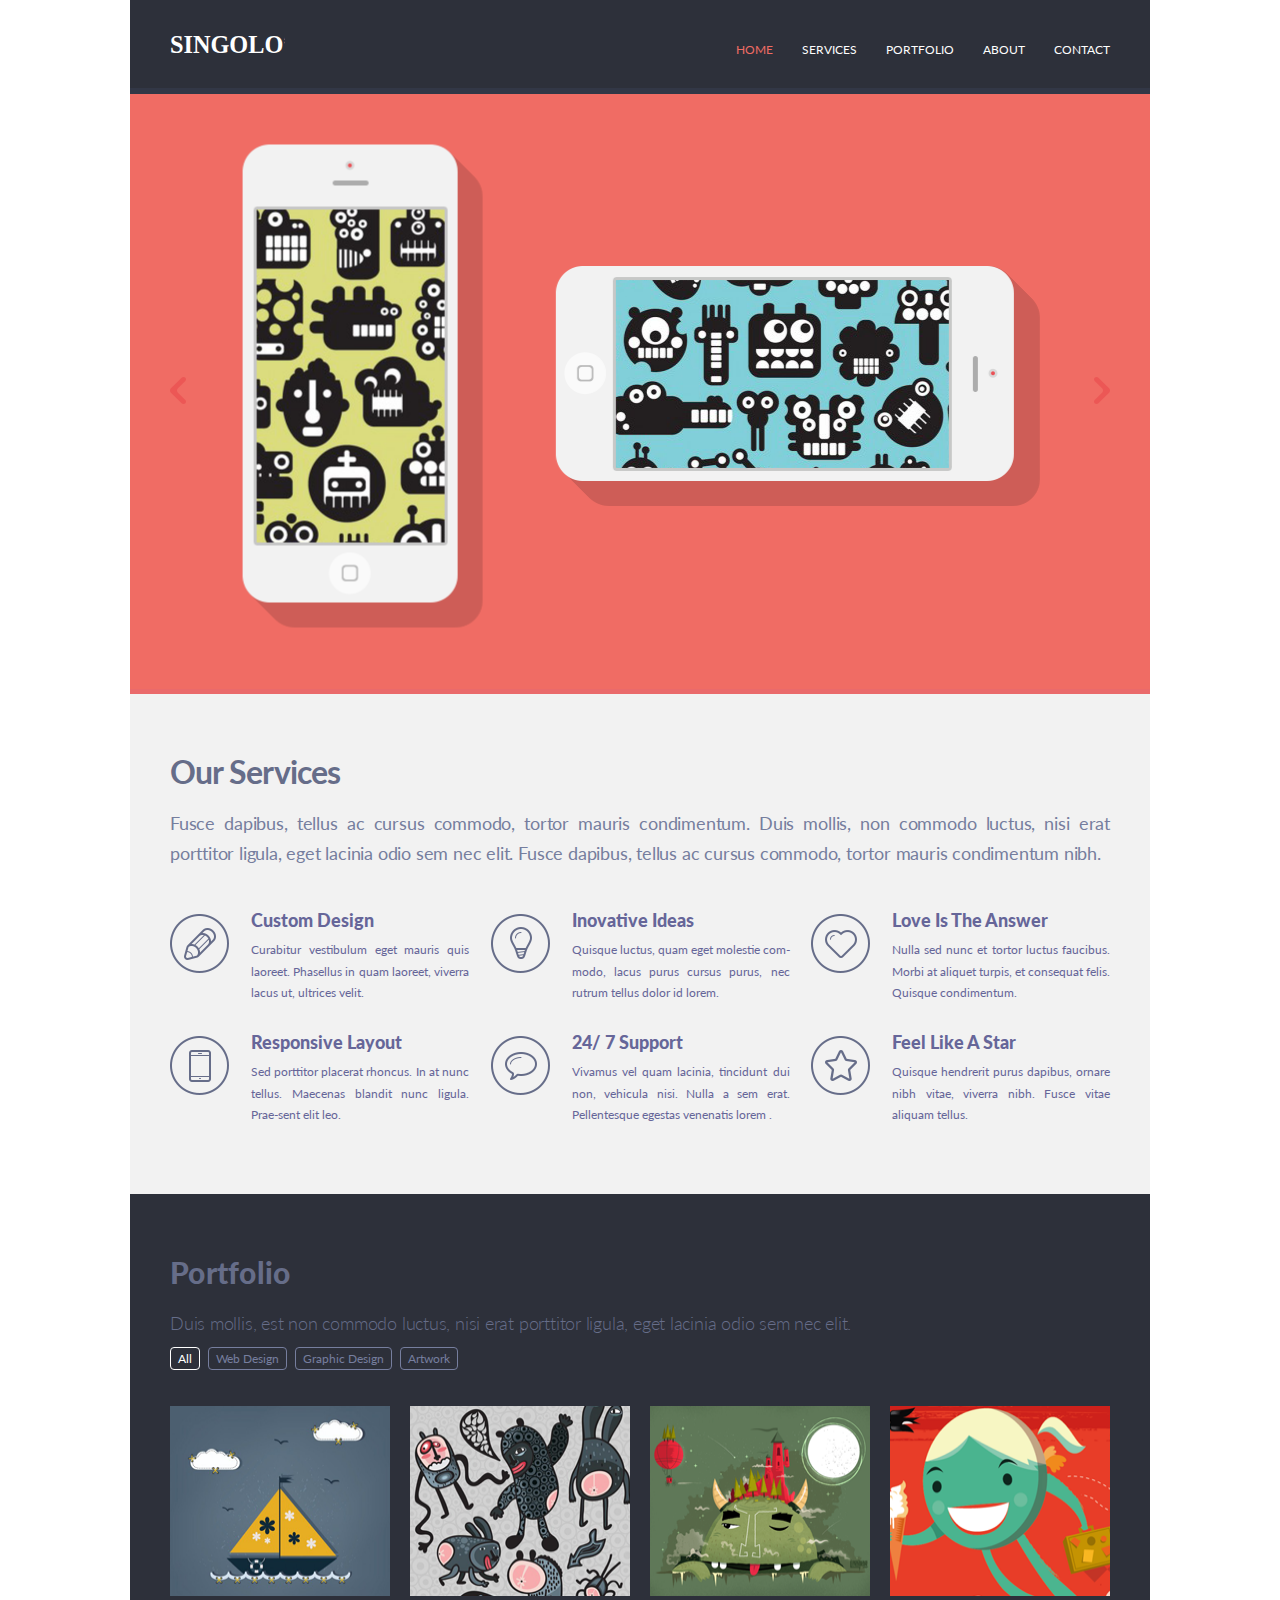
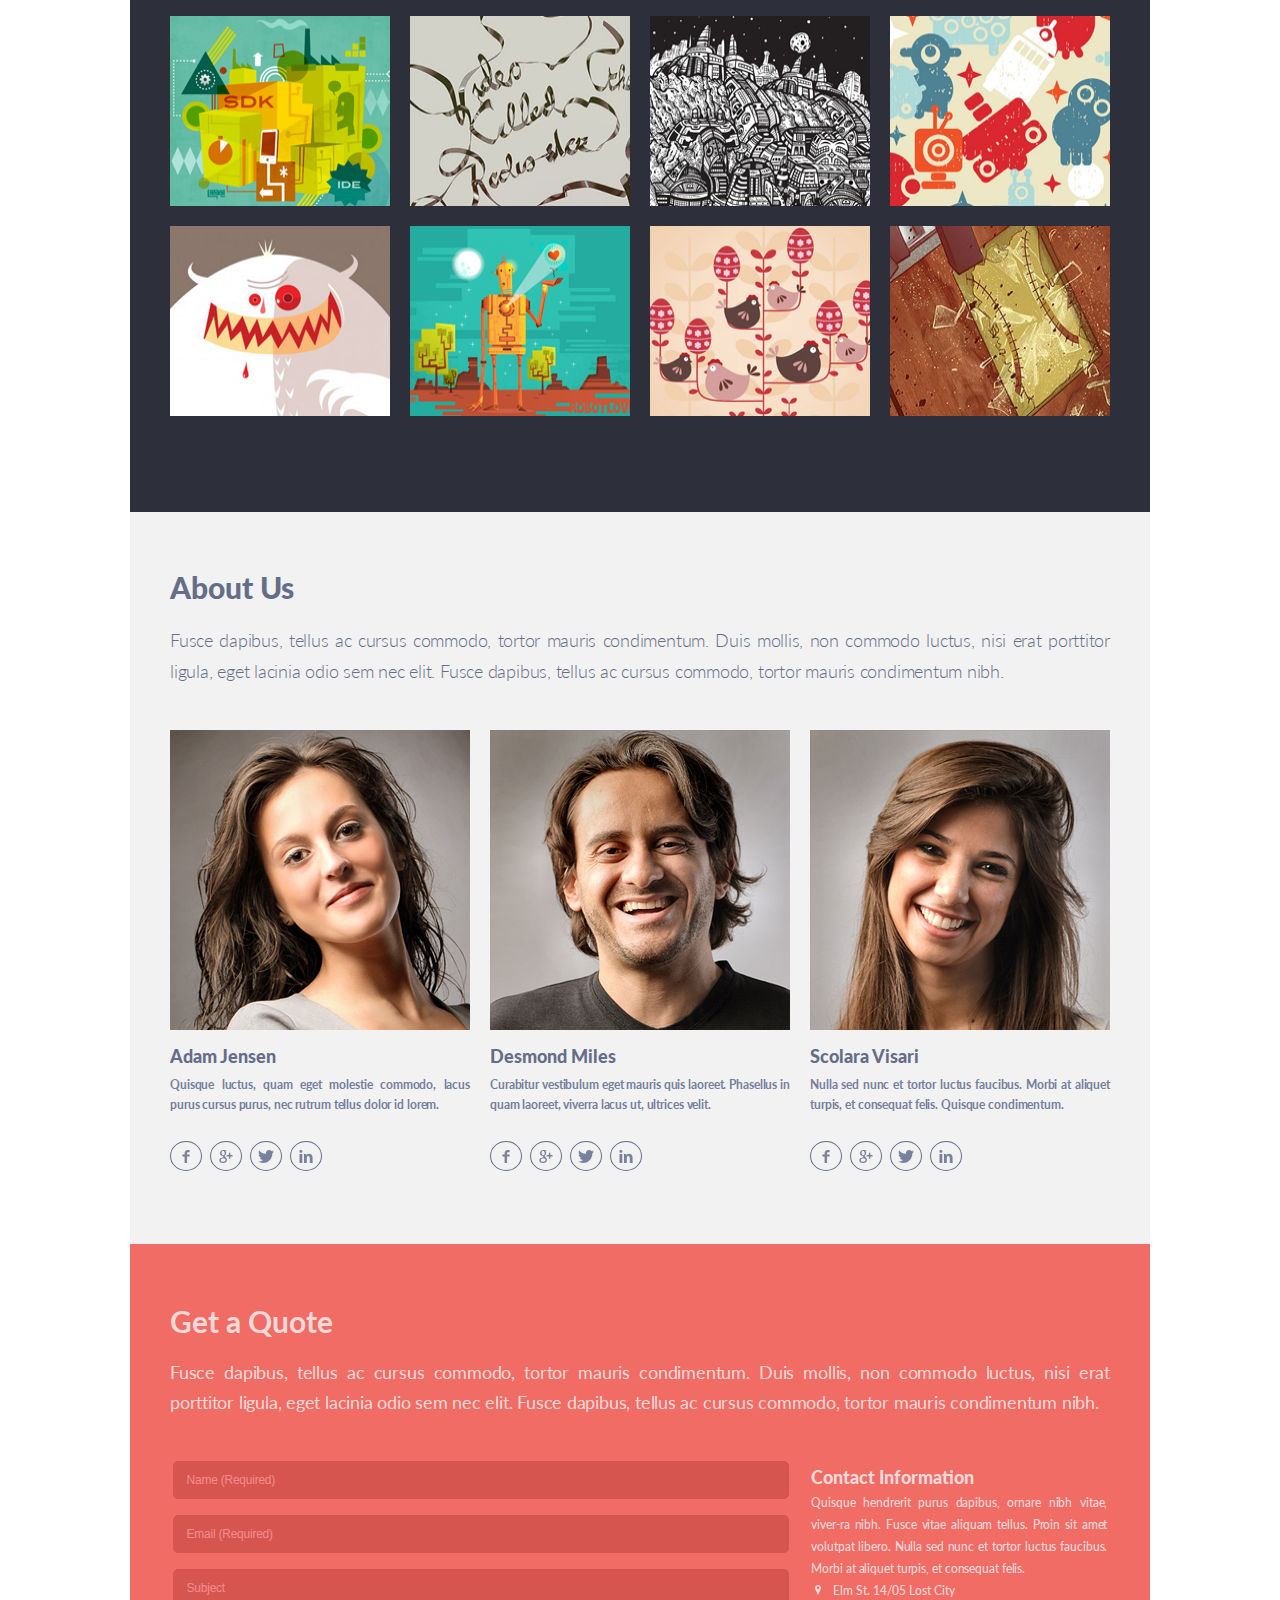
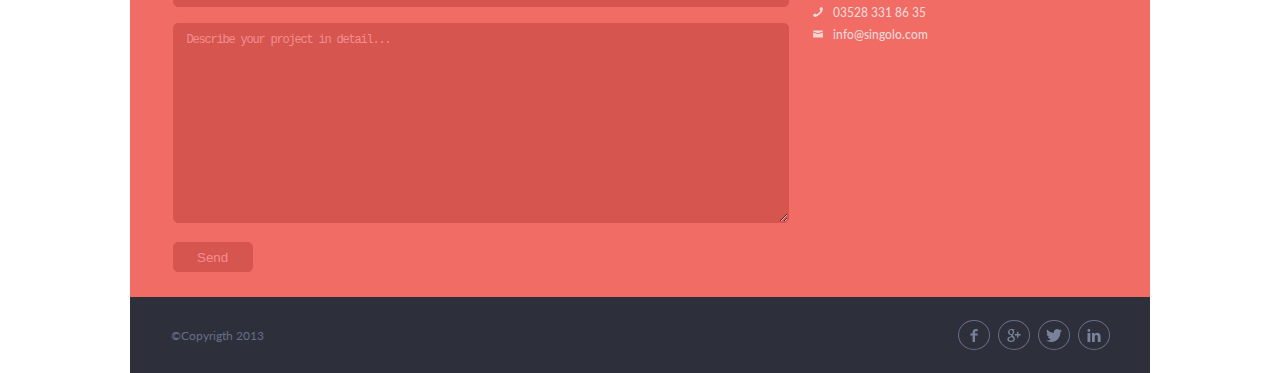
<file: index.html>
<!DOCTYPE html>
<html lang="en">

<head>
    <meta charset="UTF-8">
    <meta name="viewport" content="width=device-width, initial-scale=1.0">
    <link href="https://fonts.googleapis.com/css?family=Lato:300,700,900&display=swap" rel="stylesheet">
    <link rel="stylesheet" href="style.css">

    <title>Singolo</title>
</head>

<body>
    <div class="burger__layer">
        <div class="header__burger">
            <div class="menu__btn__cross">
                <div class="menu__btn__cross-line"></div>
            </div>
            <div class="logo" style="padding-top: 25px;">
                <a href="#">
                    <span class="logo__img"></span>
                </a>
            </div>
        </div>
        <div class="burger__layer__list">
            <ul class="burger__menu__list">

                <li>
                    <a href="#home" class="menu__burger-nav" style="color:rgb(240, 108, 100)">home</a>
                </li>
                <li>
                    <a href="#services" class="menu__burger-nav">services</a>
                </li>
                <li>
                    <a href="#portfolio" class="menu__burger-nav">portfolio</a></li>
                <li>
                    <a href="#about__us" class="menu__burger-nav">about</a>
                </li>
                <li>
                    <a href="#contact" class="menu__burger-nav">contact</a>
                </li>
            </ul>
        </div>
    </div>
    <div class="header" id="home">
        <div class="container">
            <div class="header__top">
                <div class="menu__btn__bloq">
                    <div class="menu__btn"></div>

                </div>

                <div class="logo">
                    <a href="#">
                        <span class="logo__img"></span>
                    </a>
                </div>
                <nav class="menu">
                    <ul class="menu__list">
                        <li>
                            <a href="#home" class="menu__nav" style="color:rgb(240, 108, 100)">home</a>
                        </li>
                        <li>
                            <a href="#services" class="menu__nav">services</a>
                        </li>
                        <li>
                            <a href="#portfolio" class="menu__nav">portfolio</a></li>
                        <li>
                            <a href="#about__us" class="menu__nav">about</a>
                        </li>
                        <li>
                            <a href="#contact" class="menu__nav">contact</a>
                        </li>
                    </ul>
                </nav>

            </div>
        </div>
    </div>


    <div class="slider">
        <div class="container">
            <div style="overflow: hidden;">
                <div class="arrow">
                    <img src="./assets/images/arrow-left.svg" alt="arrow-left" class="slider__control left__arrow">
                    <img src="./assets/images/arrow-right.svg" alt="arrow-right" class="slider__control right__arrow">
                </div>
                <div class="slider__container">
                    <div class="slider__item" id="slide1">
                        <img src="./assets/images/iphone_vertical.png" alt="iphone vertical" class="iiphone__vertical">
                        <img src="./assets/images/iphone_horizontal.png" alt="iphone horizontal"
                            class="iphone__horizontal">
                        <span class="black__bg_vertical" style="background-color: transparent;"></span>
                        <span class="black__bg_horizontal" style="background-color: transparent;"></span>
                        <span class="button__home_horizontal"></span>
                        <span class="button__home_vertical"></span>

                    </div>
                    <div class="slider__item" id="slide2">
                        <img src="./assets/images/phone-vertical.png" alt="phone-vertical" class="phone-vertical">
                        <img src="./assets/images/phone-vertical2.png" alt="phone-vertical"
                            class="phone-vertical-right">
                        <img src="./assets/images/phone-vertical2.png" alt="phone-vertical" class="phone-vertical-left">
                        <span class="black__bg_phone-vertical" style="background-color: transparent;"></span>
                        <span class="button__phone-vertical"></span>
                    </div>
                </div>
            </div>

        </div>
    </div>

    <div class="services" id="services">
        <div class="container">
            <div class="services__title">
                <h1>
                    Our Services
                </h1>
            </div>

            <div class="services__text">
                Fusce dapibus, tellus ac cursus commodo, tortor mauris condimentum. Duis mollis, non commodo luctus,
                nisi erat porttitor ligula, eget lacinia odio sem nec elit. Fusce dapibus, tellus ac cursus commodo,
                tortor mauris condimentum nibh.
            </div>

            <div class="services__flex-table">
                <div class="flex__element">
                    <div class="item__img">
                        <img src="./assets/images/Pen.png" alt="pen">
                    </div>
                    <div class="text">
                        <div class="item__title">Custom Design</div>
                        <div class="item__text">Curabitur vestibulum eget mauris quis laoreet. Phasellus in quam
                            laoreet,
                            viverra lacus ut, ultrices velit.</div>
                    </div>
                </div>

                <div class="flex__element">
                    <div class="item__img">
                        <img src="./assets/images/Bulb.png" alt="pen">
                    </div>
                    <div class="text">
                        <div class="item__title">Inovative Ideas</div>
                        <div class="item__text">Quisque luctus, quam eget molestie com-modo, lacus purus cursus
                            purus,
                            nec rutrum tellus dolor id lorem.</div>
                    </div>
                </div>
                <div class="flex__element">
                    <div class="item__img">
                        <img src="./assets/images/Heart.png" alt="pen">
                    </div>
                    <div class="text">
                        <div class="item__title">Love Is The Answer</div>
                        <div class="item__text">Nulla sed nunc et tortor luctus faucibus. Morbi at aliquet turpis,
                            et
                            consequat felis. Quisque condimentum.</div>
                    </div>
                </div>
                <div class="flex__element">
                    <div class="item__img">
                        <img src="./assets/images/Phone.png" alt="pen">
                    </div>
                    <div class="text">
                        <div class="item__title">Responsive Layout</div>
                        <div class="item__text">Sed porttitor placerat rhoncus. In at nunc tellus. Maecenas blandit
                            nunc
                            ligula. Prae-sent elit leo.</div>
                    </div>
                </div>
                <div class="flex__element">
                    <div class="item__img">
                        <img src="./assets/images/Bubble.png" alt="pen">
                    </div>
                    <div class="text">
                        <div class="item__title">24/ 7 Support</div>
                        <div class="item__text">Vivamus vel quam lacinia, tincidunt dui non, vehicula nisi. Nulla a
                            sem
                            erat. Pellentesque egestas venenatis lorem .</div>
                    </div>
                </div>
                <div class="flex__element">
                    <div class="item__img">
                        <img src="./assets/images/Star.png" alt="pen">
                    </div>
                    <div class="text">
                        <div class="item__title">Feel Like A Star</div>
                        <div class="item__text">Quisque hendrerit purus dapibus, ornare nibh vitae, viverra nibh.
                            Fusce
                            vitae aliquam tellus.</div>
                    </div>
                </div>

            </div>

        </div>
    </div>


    <div class="portfolio" id="portfolio">
        <div class="container">
            <div class="portfolio__title">
                Portfolio
            </div>

            <div class="portfolio__text">
                Duis mollis, est non commodo luctus, nisi erat porttitor ligula, eget lacinia odio sem nec elit.
            </div>

            <nav class="portfolio__botton">
                <ul class="portfolio__botton__list">
                    <li>
                        <span style="border-color: white; color: white;" class="portfolio__botton-tab">All</span>
                    </li>
                    <li>
                        <span class="portfolio__botton-tab ">Web Design</span>
                    </li>
                    <li>
                        <span class="portfolio__botton-tab">Graphic Design</span>
                    </li>
                    <li>
                        <span class="portfolio__botton-tab">Artwork</span>
                    </li>
                </ul>
            </nav>

            <div class="portfolio__images">
                <ul>
                    <li>
                        <div class="image__all"><img src="./assets/images/Image1.png" alt="" class="img"></div>
                    </li>
                    <li>
                        <div class="image__all"><img src="./assets/images/Image2.png" alt="" class="img"></div>
                    </li>
                    <li>
                        <div class="image__all"><img src="./assets/images/Image3.png" alt="" class="img"></div>
                    </li>
                    <li>
                        <div class="image__all"><img src="./assets/images/Image4.png" alt="" class="img"></div>
                    </li>
                    <li>
                        <div class="image__all"><img src="./assets/images/Image5.png" alt="" class="img"></div>
                    </li>
                    <li>
                        <div class="image__all"><img src="./assets/images/Image6.png" alt="" class="img"></div>
                    </li>
                    <li>
                        <div class="image__all"><img src="./assets/images/Image7.png" alt="" class="img"></div>
                    </li>
                    <li>
                        <div class="image__all"><img src="./assets/images/Image8.png" alt="" class="img"></div>
                    </li>
                    <li>
                        <div class="image__all"><img src="./assets/images/Image9.png" alt="" class="img"></div>
                    </li>
                    <li>
                        <div class="image__all"><img src="./assets/images/Image10.png" alt="" class="img"></div>
                    </li>
                    <li>
                        <div class="image__all"><img src="./assets/images/Image11.png" alt="" class="img"></div>
                    </li>
                    <li>
                        <div class="image__all"><img src="./assets/images/Image12.png" alt="" class="img"></div>
                    </li>
                </ul>
            </div>
        </div>

    </div>

    <div class="about__us" id="about__us">
        <div class="container">
            <div class="about__us__title">
                About Us
            </div>

            <div class="about__us__text">
                Fusce dapibus, tellus ac cursus commodo, tortor mauris condimentum. Duis mollis, non commodo luctus,
                nisi erat porttitor ligula, eget lacinia odio sem nec elit. Fusce dapibus, tellus ac cursus commodo,
                tortor mauris condimentum nibh.
            </div>



            <ul class="about__us__card">
                <li class="person">
                    <div class="person__image">
                        <img src="./assets/images/adam jensen.png" alt="adam jensen">
                    </div>

                    <div class="person__title">
                        Adam Jensen
                    </div>

                    <div class="person__text">
                        <b>Quisque luctus, quam eget molestie commodo, lacus purus cursus purus, nec rutrum tellus
                            dolor
                            id
                            lorem.</b>
                    </div>
                    <div class="person__social__link">
                        <a href="#">
                            <svg width="100%" height="100%" viewBox="0 0 50 90" version="1.1"
                                xmlns="http://www.w3.org/2000/svg" xmlns:xlink="http://www.w3.org/1999/xlink"
                                xml:space="preserve" xmlns:serif="http://www.serif.com/"
                                style="fill-rule:evenodd;clip-rule:evenodd;stroke-linejoin:round;stroke-miterlimit:2;">
                                <g transform="matrix(1,0,0,1,50,74.3545)">
                                    <g id="All-glyphs" serif:id="All glyphs">
                                        <path class="svg"
                                            d="M0,-58.708L-14.283,-58.708C-15.971,-58.708 -17.857,-56.487 -17.857,-53.516L-17.857,-43.201L0,-43.201L0,-28.501L-17.857,-28.501L-17.857,15.646L-34.715,15.646L-34.715,-28.501L-50,-28.501L-50,-43.201L-34.715,-43.201L-34.715,-51.854C-34.715,-64.262 -26.104,-74.354 -14.283,-74.354L0,-74.354L0,-58.708Z"
                                            style="fill:rgb(122,129,154);fill-rule:nonzero;" />
                                    </g>
                                </g>
                            </svg>
                        </a>
                        <a href="#">
                            <svg width="100%" height="100%" viewBox="0 0 90 88" version="1.1"
                                xmlns="http://www.w3.org/2000/svg" xmlns:xlink="http://www.w3.org/1999/xlink"
                                xml:space="preserve" xmlns:serif="http://www.serif.com/"
                                style="fill-rule:evenodd;clip-rule:evenodd;stroke-linejoin:round;stroke-miterlimit:2;">
                                <g transform="matrix(1,0,0,1,74.6094,53.5902)">
                                    <g id="All-glyphs" serif:id="All glyphs">
                                        <path class="svg"
                                            d="M0,-19.18L0,-34.18L-9.5,-34.18L-9.5,-19.18L-24.5,-19.18L-24.5,-9.68L-9.5,-9.68L-9.5,5.32L0,5.32L0,-9.68L15,-9.68L15,-19.18L0,-19.18ZM-38.742,-36.459C-36.486,-28.526 -39.893,-20.23 -45.32,-18.701C-45.943,-18.526 -46.59,-18.436 -47.242,-18.436C-52.215,-18.436 -57.143,-23.467 -58.967,-30.396C-59.986,-34.289 -59.904,-37.692 -58.734,-40.964C-57.584,-44.183 -55.52,-46.357 -52.92,-47.088C-52.295,-47.265 -51.646,-47.355 -50.996,-47.355C-44.992,-47.355 -41.133,-44.866 -38.742,-36.459M-32.738,13.417C-32.299,20.45 -38.314,25.638 -47.346,26.296C-56.52,26.966 -64.072,22.836 -64.512,15.812C-64.725,12.438 -63.24,9.129 -60.336,6.496C-57.389,3.827 -53.344,2.181 -48.943,1.857C-48.424,1.824 -47.908,1.803 -47.395,1.803C-38.904,1.803 -33.154,6.794 -32.738,13.417M-69.855,-31.647C-69.855,-24.179 -67.361,-18.787 -62.443,-15.619C-58.418,-13.026 -53.742,-12.638 -51.314,-12.638C-50.725,-12.638 -50.252,-12.66 -49.922,-12.682C-49.922,-12.682 -50.693,-7.666 -46.973,-2.701L-47.141,-2.702C-53.586,-2.702 -74.609,-1.356 -74.609,15.926C-74.609,33.511 -55.301,34.404 -51.428,34.404C-51.125,34.404 -50.947,34.398 -50.947,34.398C-50.904,34.399 -50.627,34.41 -50.156,34.41C-47.67,34.41 -41.244,34.097 -35.277,31.197C-27.537,27.439 -23.609,20.904 -23.609,11.772C-23.609,2.947 -29.592,-2.305 -33.959,-6.144C-36.625,-8.482 -38.928,-10.502 -38.928,-12.466C-38.928,-14.467 -37.246,-15.971 -35.119,-17.876C-31.674,-20.957 -28.428,-25.342 -28.428,-33.631C-28.428,-40.918 -29.373,-45.809 -35.193,-48.912C-34.586,-49.223 -32.441,-49.45 -31.379,-49.596C-28.225,-50.027 -23.609,-50.516 -23.609,-53.092L-23.609,-53.59L-46.604,-53.59C-46.834,-53.584 -69.855,-52.731 -69.855,-31.647"
                                            style="fill:rgb(122,129,154);fill-rule:nonzero;" />
                                    </g>
                                </g>
                            </svg>

                        </a>
                        <a href="#">
                            <svg width="100%" height="100%" viewBox="0 0 92 75" version="1.1"
                                xmlns="http://www.w3.org/2000/svg" xmlns:xlink="http://www.w3.org/1999/xlink"
                                xml:space="preserve" xmlns:serif="http://www.serif.com/"
                                style="fill-rule:evenodd;clip-rule:evenodd;stroke-linejoin:round;stroke-miterlimit:2;">
                                <g transform="matrix(1,0,0,1,92,65.9176)">
                                    <g id="All-glyphs" serif:id="All glyphs">
                                        <path class="svg"
                                            d="M0,-57.068C-3.387,-55.566 -7.023,-54.552 -10.842,-54.095C-6.943,-56.431 -3.951,-60.131 -2.541,-64.538C-6.189,-62.376 -10.229,-60.804 -14.527,-59.958C-17.971,-63.627 -22.877,-65.918 -28.305,-65.918C-38.729,-65.918 -47.18,-57.467 -47.18,-47.044C-47.18,-45.564 -47.014,-44.124 -46.691,-42.743C-62.377,-43.529 -76.289,-51.044 -85.596,-62.464C-87.221,-59.675 -88.152,-56.433 -88.152,-52.974C-88.152,-46.426 -84.82,-40.65 -79.756,-37.264C-82.848,-37.362 -85.76,-38.21 -88.305,-39.624C-88.307,-39.546 -88.307,-39.467 -88.307,-39.387C-88.307,-30.242 -81.799,-22.613 -73.166,-20.88C-74.748,-20.448 -76.416,-20.216 -78.139,-20.216C-79.354,-20.216 -80.535,-20.335 -81.689,-20.555C-79.287,-13.057 -72.314,-7.599 -64.057,-7.448C-70.518,-2.384 -78.654,0.633 -87.498,0.633C-89.021,0.633 -90.523,0.543 -92,0.367C-83.648,5.724 -73.729,8.85 -63.066,8.85C-28.35,8.85 -9.363,-19.913 -9.363,-44.856C-9.363,-45.672 -9.381,-46.487 -9.418,-47.298C-5.73,-49.958 -2.531,-53.282 0,-57.068"
                                            style="fill:rgb(122,129,154);fill-rule:nonzero;" />
                                    </g>
                                </g>
                            </svg>
                        </a>
                        <a href="#">
                            <svg width="100%" height="100%" viewBox="0 0 90 89" version="1.1"
                                xmlns="http://www.w3.org/2000/svg" xmlns:xlink="http://www.w3.org/1999/xlink"
                                xml:space="preserve" xmlns:serif="http://www.serif.com/"
                                style="fill-rule:evenodd;clip-rule:evenodd;stroke-linejoin:round;stroke-miterlimit:2;">
                                <g id="All-glyphs" serif:id="All glyphs">
                                    <g transform="matrix(1,0,0,1,0,0.0003)">
                                        <path class="svg"
                                            d="M0.506,26.837L19.748,26.837L19.748,88.738L0.506,88.738L0.506,26.837ZM20.379,9.621C20.379,14.936 16.455,19.241 9.998,19.241C3.924,19.241 0,14.936 0,9.621C0,4.177 4.051,0 10.252,0C16.455,0 20.254,4.177 20.379,9.621"
                                            style="fill:rgb(122,129,154);fill-rule:nonzero;" />
                                    </g>
                                    <g transform="matrix(1,0,0,1,31.2617,67.597)">
                                        <path class="svg"
                                            d="M0,-21.013C0,-28.734 -0.252,-35.189 -0.504,-40.76L16.203,-40.76L17.092,-32.152L17.471,-32.152C20.002,-36.204 26.205,-42.154 36.586,-42.154C49.244,-42.154 58.738,-33.671 58.738,-15.444L58.738,21.141L39.496,21.141L39.496,-13.164C39.496,-21.14 36.711,-26.581 29.748,-26.581C24.432,-26.581 21.27,-22.911 19.877,-19.367C19.369,-18.102 19.242,-16.328 19.242,-14.556L19.242,21.141L0,21.141L0,-21.013Z"
                                            style="fill:rgb(122,129,154);fill-rule:nonzero;" />
                                    </g>
                                </g>
                            </svg>

                        </a>
                    </div>
                </li>
                <li class="person">
                    <div class="person__image">
                        <img src="./assets/images/desmond miles.png" alt="desmond miles">
                    </div>

                    <div class="person__title">
                        Desmond Miles
                    </div>

                    <div class="person__text">
                        <b>Curabitur vestibulum eget mauris quis laoreet. Phasellus in quam laoreet, viverra lacus
                            ut,
                            ultrices velit.</b>
                    </div>
                    <div class="person__social__link">
                        <a href="#">
                            <svg width="100%" height="100%" viewBox="0 0 50 90" version="1.1"
                                xmlns="http://www.w3.org/2000/svg" xmlns:xlink="http://www.w3.org/1999/xlink"
                                xml:space="preserve" xmlns:serif="http://www.serif.com/"
                                style="fill-rule:evenodd;clip-rule:evenodd;stroke-linejoin:round;stroke-miterlimit:2;">
                                <g transform="matrix(1,0,0,1,50,74.3545)">
                                    <g id="All-glyphs" serif:id="All glyphs">
                                        <path class="svg"
                                            d="M0,-58.708L-14.283,-58.708C-15.971,-58.708 -17.857,-56.487 -17.857,-53.516L-17.857,-43.201L0,-43.201L0,-28.501L-17.857,-28.501L-17.857,15.646L-34.715,15.646L-34.715,-28.501L-50,-28.501L-50,-43.201L-34.715,-43.201L-34.715,-51.854C-34.715,-64.262 -26.104,-74.354 -14.283,-74.354L0,-74.354L0,-58.708Z"
                                            style="fill:rgb(122,129,154);fill-rule:nonzero;" />
                                    </g>
                                </g>
                            </svg>
                        </a>
                        <a href="#">
                            <svg width="100%" height="100%" viewBox="0 0 90 88" version="1.1"
                                xmlns="http://www.w3.org/2000/svg" xmlns:xlink="http://www.w3.org/1999/xlink"
                                xml:space="preserve" xmlns:serif="http://www.serif.com/"
                                style="fill-rule:evenodd;clip-rule:evenodd;stroke-linejoin:round;stroke-miterlimit:2;">
                                <g transform="matrix(1,0,0,1,74.6094,53.5902)">
                                    <g id="All-glyphs" serif:id="All glyphs">
                                        <path class="svg"
                                            d="M0,-19.18L0,-34.18L-9.5,-34.18L-9.5,-19.18L-24.5,-19.18L-24.5,-9.68L-9.5,-9.68L-9.5,5.32L0,5.32L0,-9.68L15,-9.68L15,-19.18L0,-19.18ZM-38.742,-36.459C-36.486,-28.526 -39.893,-20.23 -45.32,-18.701C-45.943,-18.526 -46.59,-18.436 -47.242,-18.436C-52.215,-18.436 -57.143,-23.467 -58.967,-30.396C-59.986,-34.289 -59.904,-37.692 -58.734,-40.964C-57.584,-44.183 -55.52,-46.357 -52.92,-47.088C-52.295,-47.265 -51.646,-47.355 -50.996,-47.355C-44.992,-47.355 -41.133,-44.866 -38.742,-36.459M-32.738,13.417C-32.299,20.45 -38.314,25.638 -47.346,26.296C-56.52,26.966 -64.072,22.836 -64.512,15.812C-64.725,12.438 -63.24,9.129 -60.336,6.496C-57.389,3.827 -53.344,2.181 -48.943,1.857C-48.424,1.824 -47.908,1.803 -47.395,1.803C-38.904,1.803 -33.154,6.794 -32.738,13.417M-69.855,-31.647C-69.855,-24.179 -67.361,-18.787 -62.443,-15.619C-58.418,-13.026 -53.742,-12.638 -51.314,-12.638C-50.725,-12.638 -50.252,-12.66 -49.922,-12.682C-49.922,-12.682 -50.693,-7.666 -46.973,-2.701L-47.141,-2.702C-53.586,-2.702 -74.609,-1.356 -74.609,15.926C-74.609,33.511 -55.301,34.404 -51.428,34.404C-51.125,34.404 -50.947,34.398 -50.947,34.398C-50.904,34.399 -50.627,34.41 -50.156,34.41C-47.67,34.41 -41.244,34.097 -35.277,31.197C-27.537,27.439 -23.609,20.904 -23.609,11.772C-23.609,2.947 -29.592,-2.305 -33.959,-6.144C-36.625,-8.482 -38.928,-10.502 -38.928,-12.466C-38.928,-14.467 -37.246,-15.971 -35.119,-17.876C-31.674,-20.957 -28.428,-25.342 -28.428,-33.631C-28.428,-40.918 -29.373,-45.809 -35.193,-48.912C-34.586,-49.223 -32.441,-49.45 -31.379,-49.596C-28.225,-50.027 -23.609,-50.516 -23.609,-53.092L-23.609,-53.59L-46.604,-53.59C-46.834,-53.584 -69.855,-52.731 -69.855,-31.647"
                                            style="fill:rgb(122,129,154);fill-rule:nonzero;" />
                                    </g>
                                </g>
                            </svg>

                        </a>
                        <a href="#">
                            <svg width="100%" height="100%" viewBox="0 0 92 75" version="1.1"
                                xmlns="http://www.w3.org/2000/svg" xmlns:xlink="http://www.w3.org/1999/xlink"
                                xml:space="preserve" xmlns:serif="http://www.serif.com/"
                                style="fill-rule:evenodd;clip-rule:evenodd;stroke-linejoin:round;stroke-miterlimit:2;">
                                <g transform="matrix(1,0,0,1,92,65.9176)">
                                    <g id="All-glyphs" serif:id="All glyphs">
                                        <path class="svg"
                                            d="M0,-57.068C-3.387,-55.566 -7.023,-54.552 -10.842,-54.095C-6.943,-56.431 -3.951,-60.131 -2.541,-64.538C-6.189,-62.376 -10.229,-60.804 -14.527,-59.958C-17.971,-63.627 -22.877,-65.918 -28.305,-65.918C-38.729,-65.918 -47.18,-57.467 -47.18,-47.044C-47.18,-45.564 -47.014,-44.124 -46.691,-42.743C-62.377,-43.529 -76.289,-51.044 -85.596,-62.464C-87.221,-59.675 -88.152,-56.433 -88.152,-52.974C-88.152,-46.426 -84.82,-40.65 -79.756,-37.264C-82.848,-37.362 -85.76,-38.21 -88.305,-39.624C-88.307,-39.546 -88.307,-39.467 -88.307,-39.387C-88.307,-30.242 -81.799,-22.613 -73.166,-20.88C-74.748,-20.448 -76.416,-20.216 -78.139,-20.216C-79.354,-20.216 -80.535,-20.335 -81.689,-20.555C-79.287,-13.057 -72.314,-7.599 -64.057,-7.448C-70.518,-2.384 -78.654,0.633 -87.498,0.633C-89.021,0.633 -90.523,0.543 -92,0.367C-83.648,5.724 -73.729,8.85 -63.066,8.85C-28.35,8.85 -9.363,-19.913 -9.363,-44.856C-9.363,-45.672 -9.381,-46.487 -9.418,-47.298C-5.73,-49.958 -2.531,-53.282 0,-57.068"
                                            style="fill:rgb(122,129,154);fill-rule:nonzero;" />
                                    </g>
                                </g>
                            </svg>
                        </a>
                        <a href="#">
                            <svg width="100%" height="100%" viewBox="0 0 90 89" version="1.1"
                                xmlns="http://www.w3.org/2000/svg" xmlns:xlink="http://www.w3.org/1999/xlink"
                                xml:space="preserve" xmlns:serif="http://www.serif.com/"
                                style="fill-rule:evenodd;clip-rule:evenodd;stroke-linejoin:round;stroke-miterlimit:2;">
                                <g id="All-glyphs" serif:id="All glyphs">
                                    <g transform="matrix(1,0,0,1,0,0.0003)">
                                        <path class="svg"
                                            d="M0.506,26.837L19.748,26.837L19.748,88.738L0.506,88.738L0.506,26.837ZM20.379,9.621C20.379,14.936 16.455,19.241 9.998,19.241C3.924,19.241 0,14.936 0,9.621C0,4.177 4.051,0 10.252,0C16.455,0 20.254,4.177 20.379,9.621"
                                            style="fill:rgb(122,129,154);fill-rule:nonzero;" />
                                    </g>
                                    <g transform="matrix(1,0,0,1,31.2617,67.597)">
                                        <path class="svg"
                                            d="M0,-21.013C0,-28.734 -0.252,-35.189 -0.504,-40.76L16.203,-40.76L17.092,-32.152L17.471,-32.152C20.002,-36.204 26.205,-42.154 36.586,-42.154C49.244,-42.154 58.738,-33.671 58.738,-15.444L58.738,21.141L39.496,21.141L39.496,-13.164C39.496,-21.14 36.711,-26.581 29.748,-26.581C24.432,-26.581 21.27,-22.911 19.877,-19.367C19.369,-18.102 19.242,-16.328 19.242,-14.556L19.242,21.141L0,21.141L0,-21.013Z"
                                            style="fill:rgb(122,129,154);fill-rule:nonzero;" />
                                    </g>
                                </g>
                            </svg>

                        </a>
                    </div>
                </li>
                <li class="person">
                    <div class="person__image">
                        <img src="./assets/images/scolara visari.png" alt="scolara visari">
                    </div>

                    <div class="person__title">
                        Scolara Visari
                    </div>

                    <div class="person__text">
                        <b>Nulla sed nunc et tortor luctus faucibus. Morbi at aliquet turpis, et consequat felis.
                            Quisque condimentum.</b>
                    </div>
                    <div class="person__social__link">
                        <div class="person__social__link">
                            <a href="#">
                                <svg width="100%" height="100%" viewBox="0 0 50 90" version="1.1"
                                    xmlns="http://www.w3.org/2000/svg" xmlns:xlink="http://www.w3.org/1999/xlink"
                                    xml:space="preserve" xmlns:serif="http://www.serif.com/"
                                    style="fill-rule:evenodd;clip-rule:evenodd;stroke-linejoin:round;stroke-miterlimit:2;">
                                    <g transform="matrix(1,0,0,1,50,74.3545)">
                                        <g id="All-glyphs" serif:id="All glyphs">
                                            <path class="svg"
                                                d="M0,-58.708L-14.283,-58.708C-15.971,-58.708 -17.857,-56.487 -17.857,-53.516L-17.857,-43.201L0,-43.201L0,-28.501L-17.857,-28.501L-17.857,15.646L-34.715,15.646L-34.715,-28.501L-50,-28.501L-50,-43.201L-34.715,-43.201L-34.715,-51.854C-34.715,-64.262 -26.104,-74.354 -14.283,-74.354L0,-74.354L0,-58.708Z"
                                                style="fill:rgb(122,129,154);fill-rule:nonzero;" />
                                        </g>
                                    </g>
                                </svg>
                            </a>
                            <a href="#">
                                <svg width="100%" height="100%" viewBox="0 0 90 88" version="1.1"
                                    xmlns="http://www.w3.org/2000/svg" xmlns:xlink="http://www.w3.org/1999/xlink"
                                    xml:space="preserve" xmlns:serif="http://www.serif.com/"
                                    style="fill-rule:evenodd;clip-rule:evenodd;stroke-linejoin:round;stroke-miterlimit:2;">
                                    <g transform="matrix(1,0,0,1,74.6094,53.5902)">
                                        <g id="All-glyphs" serif:id="All glyphs">
                                            <path class="svg"
                                                d="M0,-19.18L0,-34.18L-9.5,-34.18L-9.5,-19.18L-24.5,-19.18L-24.5,-9.68L-9.5,-9.68L-9.5,5.32L0,5.32L0,-9.68L15,-9.68L15,-19.18L0,-19.18ZM-38.742,-36.459C-36.486,-28.526 -39.893,-20.23 -45.32,-18.701C-45.943,-18.526 -46.59,-18.436 -47.242,-18.436C-52.215,-18.436 -57.143,-23.467 -58.967,-30.396C-59.986,-34.289 -59.904,-37.692 -58.734,-40.964C-57.584,-44.183 -55.52,-46.357 -52.92,-47.088C-52.295,-47.265 -51.646,-47.355 -50.996,-47.355C-44.992,-47.355 -41.133,-44.866 -38.742,-36.459M-32.738,13.417C-32.299,20.45 -38.314,25.638 -47.346,26.296C-56.52,26.966 -64.072,22.836 -64.512,15.812C-64.725,12.438 -63.24,9.129 -60.336,6.496C-57.389,3.827 -53.344,2.181 -48.943,1.857C-48.424,1.824 -47.908,1.803 -47.395,1.803C-38.904,1.803 -33.154,6.794 -32.738,13.417M-69.855,-31.647C-69.855,-24.179 -67.361,-18.787 -62.443,-15.619C-58.418,-13.026 -53.742,-12.638 -51.314,-12.638C-50.725,-12.638 -50.252,-12.66 -49.922,-12.682C-49.922,-12.682 -50.693,-7.666 -46.973,-2.701L-47.141,-2.702C-53.586,-2.702 -74.609,-1.356 -74.609,15.926C-74.609,33.511 -55.301,34.404 -51.428,34.404C-51.125,34.404 -50.947,34.398 -50.947,34.398C-50.904,34.399 -50.627,34.41 -50.156,34.41C-47.67,34.41 -41.244,34.097 -35.277,31.197C-27.537,27.439 -23.609,20.904 -23.609,11.772C-23.609,2.947 -29.592,-2.305 -33.959,-6.144C-36.625,-8.482 -38.928,-10.502 -38.928,-12.466C-38.928,-14.467 -37.246,-15.971 -35.119,-17.876C-31.674,-20.957 -28.428,-25.342 -28.428,-33.631C-28.428,-40.918 -29.373,-45.809 -35.193,-48.912C-34.586,-49.223 -32.441,-49.45 -31.379,-49.596C-28.225,-50.027 -23.609,-50.516 -23.609,-53.092L-23.609,-53.59L-46.604,-53.59C-46.834,-53.584 -69.855,-52.731 -69.855,-31.647"
                                                style="fill:rgb(122,129,154);fill-rule:nonzero;" />
                                        </g>
                                    </g>
                                </svg>

                            </a>
                            <a href="#">
                                <svg width="100%" height="100%" viewBox="0 0 92 75" version="1.1"
                                    xmlns="http://www.w3.org/2000/svg" xmlns:xlink="http://www.w3.org/1999/xlink"
                                    xml:space="preserve" xmlns:serif="http://www.serif.com/"
                                    style="fill-rule:evenodd;clip-rule:evenodd;stroke-linejoin:round;stroke-miterlimit:2;">
                                    <g transform="matrix(1,0,0,1,92,65.9176)">
                                        <g id="All-glyphs" serif:id="All glyphs">
                                            <path class="svg"
                                                d="M0,-57.068C-3.387,-55.566 -7.023,-54.552 -10.842,-54.095C-6.943,-56.431 -3.951,-60.131 -2.541,-64.538C-6.189,-62.376 -10.229,-60.804 -14.527,-59.958C-17.971,-63.627 -22.877,-65.918 -28.305,-65.918C-38.729,-65.918 -47.18,-57.467 -47.18,-47.044C-47.18,-45.564 -47.014,-44.124 -46.691,-42.743C-62.377,-43.529 -76.289,-51.044 -85.596,-62.464C-87.221,-59.675 -88.152,-56.433 -88.152,-52.974C-88.152,-46.426 -84.82,-40.65 -79.756,-37.264C-82.848,-37.362 -85.76,-38.21 -88.305,-39.624C-88.307,-39.546 -88.307,-39.467 -88.307,-39.387C-88.307,-30.242 -81.799,-22.613 -73.166,-20.88C-74.748,-20.448 -76.416,-20.216 -78.139,-20.216C-79.354,-20.216 -80.535,-20.335 -81.689,-20.555C-79.287,-13.057 -72.314,-7.599 -64.057,-7.448C-70.518,-2.384 -78.654,0.633 -87.498,0.633C-89.021,0.633 -90.523,0.543 -92,0.367C-83.648,5.724 -73.729,8.85 -63.066,8.85C-28.35,8.85 -9.363,-19.913 -9.363,-44.856C-9.363,-45.672 -9.381,-46.487 -9.418,-47.298C-5.73,-49.958 -2.531,-53.282 0,-57.068"
                                                style="fill:rgb(122,129,154);fill-rule:nonzero;" />
                                        </g>
                                    </g>
                                </svg>
                            </a>
                            <a href="#">
                                <svg width="100%" height="100%" viewBox="0 0 90 89" version="1.1"
                                    xmlns="http://www.w3.org/2000/svg" xmlns:xlink="http://www.w3.org/1999/xlink"
                                    xml:space="preserve" xmlns:serif="http://www.serif.com/"
                                    style="fill-rule:evenodd;clip-rule:evenodd;stroke-linejoin:round;stroke-miterlimit:2;">
                                    <g id="All-glyphs" serif:id="All glyphs">
                                        <g transform="matrix(1,0,0,1,0,0.0003)">
                                            <path class="svg"
                                                d="M0.506,26.837L19.748,26.837L19.748,88.738L0.506,88.738L0.506,26.837ZM20.379,9.621C20.379,14.936 16.455,19.241 9.998,19.241C3.924,19.241 0,14.936 0,9.621C0,4.177 4.051,0 10.252,0C16.455,0 20.254,4.177 20.379,9.621"
                                                style="fill:rgb(122,129,154);fill-rule:nonzero;" />
                                        </g>
                                        <g transform="matrix(1,0,0,1,31.2617,67.597)">
                                            <path class="svg"
                                                d="M0,-21.013C0,-28.734 -0.252,-35.189 -0.504,-40.76L16.203,-40.76L17.092,-32.152L17.471,-32.152C20.002,-36.204 26.205,-42.154 36.586,-42.154C49.244,-42.154 58.738,-33.671 58.738,-15.444L58.738,21.141L39.496,21.141L39.496,-13.164C39.496,-21.14 36.711,-26.581 29.748,-26.581C24.432,-26.581 21.27,-22.911 19.877,-19.367C19.369,-18.102 19.242,-16.328 19.242,-14.556L19.242,21.141L0,21.141L0,-21.013Z"
                                                style="fill:rgb(122,129,154);fill-rule:nonzero;" />
                                        </g>
                                    </g>
                                </svg>

                            </a>
                        </div>
                    </div>
                </li>


            </ul>



        </div>
    </div>
    <div class="contact" id="contact">
        <div class="container">
            <div class="contact__title">
                <h2>Get a Quote</h2>

            </div>
            <div class="contact__text">
                Fusce dapibus, tellus ac cursus commodo, tortor mauris condimentum. Duis mollis, non commodo luctus,
                nisi erat porttitor ligula, eget lacinia odio sem nec elit. Fusce dapibus, tellus ac cursus commodo,
                tortor mauris condimentum nibh.
            </div>
            <div class="contact__bloq">
                <div class="contact__bloq-form">
                    <form action method="POST" class="form" name="form">
                        <input type="text" name="name" class="form__name" placeholder="Name (Required)"
                            pattern="[A-Za-z]+" minlength="4" maxlength="20" required>
                        <input type="email" name="email" class="form__email" placeholder="Email (Required)" required>
                        <input type="text" name="subject" id="form__subject" placeholder="Subject">
                        <textarea name="detail" id="detail" cols="30" rows="10"
                            placeholder="Describe your project in detail..." maxlength="50"></textarea>
                        <div class="contact__botton">
                            <button type="submit" class="submit">Send</button>

                        </div>
                    </form>
                    <div class="popup" style="display: none">
                        <div class="popup__send">
                            <p>Письмо отправлено</p>
                            <p id="popup__theme"> Тема: </p>
                            <p id="popup__description">Описание: </p>
                            <button class="popup__button">OK</button>
                        </div>
                    </div>

                </div>
                <div class="contact__bloq-info">
                    <div class="info__title"> Contact Information</div>
                    <div class="info__text">Quisque hendrerit purus dapibus, ornare nibh vitae, viver-ra nibh. Fusce
                        vitae aliquam tellus.
                        Proin sit amet volutpat libero. Nulla sed nunc et tortor luctus faucibus. Morbi at aliquet
                        turpis, et consequat felis.</div>
                    <div class="contact__link">
                        <div>
                            <span class="ico ico__location"></span><a href="#">Elm St. 14/05 Lost City </a>
                        </div>
                        <div>
                            <span class="ico ico__phone"></span><a href="tel:03528 331 86 35 ">03528 331 86 35 </a>
                        </div>
                        <div>
                            <span class="ico ico__mail"></span><a href="mailto:info@singolo.com">info@singolo.com</a>
                        </div>
                    </div>

                </div>
            </div>

        </div>
    </div>
    <Footer class="footer" id="footer">
        <div class="container">
            <div class="footer__content">
                <div class="copyrigth">
                    <span>&copy</span><a href="#">Copyrigth 2013</a>
                </div>

                <div class="person__social__link">
                    <a href="#">
                        <svg width="100%" height="100%" viewBox="0 0 50 90" version="1.1"
                            xmlns="http://www.w3.org/2000/svg" xmlns:xlink="http://www.w3.org/1999/xlink"
                            xml:space="preserve" xmlns:serif="http://www.serif.com/"
                            style="fill-rule:evenodd;clip-rule:evenodd;stroke-linejoin:round;stroke-miterlimit:2;">
                            <g transform="matrix(1,0,0,1,50,74.3545)">
                                <g id="All-glyphs" serif:id="All glyphs">
                                    <path class="svg"
                                        d="M0,-58.708L-14.283,-58.708C-15.971,-58.708 -17.857,-56.487 -17.857,-53.516L-17.857,-43.201L0,-43.201L0,-28.501L-17.857,-28.501L-17.857,15.646L-34.715,15.646L-34.715,-28.501L-50,-28.501L-50,-43.201L-34.715,-43.201L-34.715,-51.854C-34.715,-64.262 -26.104,-74.354 -14.283,-74.354L0,-74.354L0,-58.708Z"
                                        style="fill:rgb(122,129,154);fill-rule:nonzero;" />
                                </g>
                            </g>
                        </svg>
                    </a>
                    <a href="#">
                        <svg width="100%" height="100%" viewBox="0 0 90 88" version="1.1"
                            xmlns="http://www.w3.org/2000/svg" xmlns:xlink="http://www.w3.org/1999/xlink"
                            xml:space="preserve" xmlns:serif="http://www.serif.com/"
                            style="fill-rule:evenodd;clip-rule:evenodd;stroke-linejoin:round;stroke-miterlimit:2;">
                            <g transform="matrix(1,0,0,1,74.6094,53.5902)">
                                <g id="All-glyphs" serif:id="All glyphs">
                                    <path class="svg"
                                        d="M0,-19.18L0,-34.18L-9.5,-34.18L-9.5,-19.18L-24.5,-19.18L-24.5,-9.68L-9.5,-9.68L-9.5,5.32L0,5.32L0,-9.68L15,-9.68L15,-19.18L0,-19.18ZM-38.742,-36.459C-36.486,-28.526 -39.893,-20.23 -45.32,-18.701C-45.943,-18.526 -46.59,-18.436 -47.242,-18.436C-52.215,-18.436 -57.143,-23.467 -58.967,-30.396C-59.986,-34.289 -59.904,-37.692 -58.734,-40.964C-57.584,-44.183 -55.52,-46.357 -52.92,-47.088C-52.295,-47.265 -51.646,-47.355 -50.996,-47.355C-44.992,-47.355 -41.133,-44.866 -38.742,-36.459M-32.738,13.417C-32.299,20.45 -38.314,25.638 -47.346,26.296C-56.52,26.966 -64.072,22.836 -64.512,15.812C-64.725,12.438 -63.24,9.129 -60.336,6.496C-57.389,3.827 -53.344,2.181 -48.943,1.857C-48.424,1.824 -47.908,1.803 -47.395,1.803C-38.904,1.803 -33.154,6.794 -32.738,13.417M-69.855,-31.647C-69.855,-24.179 -67.361,-18.787 -62.443,-15.619C-58.418,-13.026 -53.742,-12.638 -51.314,-12.638C-50.725,-12.638 -50.252,-12.66 -49.922,-12.682C-49.922,-12.682 -50.693,-7.666 -46.973,-2.701L-47.141,-2.702C-53.586,-2.702 -74.609,-1.356 -74.609,15.926C-74.609,33.511 -55.301,34.404 -51.428,34.404C-51.125,34.404 -50.947,34.398 -50.947,34.398C-50.904,34.399 -50.627,34.41 -50.156,34.41C-47.67,34.41 -41.244,34.097 -35.277,31.197C-27.537,27.439 -23.609,20.904 -23.609,11.772C-23.609,2.947 -29.592,-2.305 -33.959,-6.144C-36.625,-8.482 -38.928,-10.502 -38.928,-12.466C-38.928,-14.467 -37.246,-15.971 -35.119,-17.876C-31.674,-20.957 -28.428,-25.342 -28.428,-33.631C-28.428,-40.918 -29.373,-45.809 -35.193,-48.912C-34.586,-49.223 -32.441,-49.45 -31.379,-49.596C-28.225,-50.027 -23.609,-50.516 -23.609,-53.092L-23.609,-53.59L-46.604,-53.59C-46.834,-53.584 -69.855,-52.731 -69.855,-31.647"
                                        style="fill:rgb(122,129,154);fill-rule:nonzero;" />
                                </g>
                            </g>
                        </svg>

                    </a>
                    <a href="#">
                        <svg width="100%" height="100%" viewBox="0 0 92 75" version="1.1"
                            xmlns="http://www.w3.org/2000/svg" xmlns:xlink="http://www.w3.org/1999/xlink"
                            xml:space="preserve" xmlns:serif="http://www.serif.com/"
                            style="fill-rule:evenodd;clip-rule:evenodd;stroke-linejoin:round;stroke-miterlimit:2;">
                            <g transform="matrix(1,0,0,1,92,65.9176)">
                                <g id="All-glyphs" serif:id="All glyphs">
                                    <path class="svg"
                                        d="M0,-57.068C-3.387,-55.566 -7.023,-54.552 -10.842,-54.095C-6.943,-56.431 -3.951,-60.131 -2.541,-64.538C-6.189,-62.376 -10.229,-60.804 -14.527,-59.958C-17.971,-63.627 -22.877,-65.918 -28.305,-65.918C-38.729,-65.918 -47.18,-57.467 -47.18,-47.044C-47.18,-45.564 -47.014,-44.124 -46.691,-42.743C-62.377,-43.529 -76.289,-51.044 -85.596,-62.464C-87.221,-59.675 -88.152,-56.433 -88.152,-52.974C-88.152,-46.426 -84.82,-40.65 -79.756,-37.264C-82.848,-37.362 -85.76,-38.21 -88.305,-39.624C-88.307,-39.546 -88.307,-39.467 -88.307,-39.387C-88.307,-30.242 -81.799,-22.613 -73.166,-20.88C-74.748,-20.448 -76.416,-20.216 -78.139,-20.216C-79.354,-20.216 -80.535,-20.335 -81.689,-20.555C-79.287,-13.057 -72.314,-7.599 -64.057,-7.448C-70.518,-2.384 -78.654,0.633 -87.498,0.633C-89.021,0.633 -90.523,0.543 -92,0.367C-83.648,5.724 -73.729,8.85 -63.066,8.85C-28.35,8.85 -9.363,-19.913 -9.363,-44.856C-9.363,-45.672 -9.381,-46.487 -9.418,-47.298C-5.73,-49.958 -2.531,-53.282 0,-57.068"
                                        style="fill:rgb(122,129,154);fill-rule:nonzero;" />
                                </g>
                            </g>
                        </svg>
                    </a>
                    <a href="#">
                        <svg width="100%" height="100%" viewBox="0 0 90 89" version="1.1"
                            xmlns="http://www.w3.org/2000/svg" xmlns:xlink="http://www.w3.org/1999/xlink"
                            xml:space="preserve" xmlns:serif="http://www.serif.com/"
                            style="fill-rule:evenodd;clip-rule:evenodd;stroke-linejoin:round;stroke-miterlimit:2;">
                            <g id="All-glyphs" serif:id="All glyphs">
                                <g transform="matrix(1,0,0,1,0,0.0003)">
                                    <path class="svg"
                                        d="M0.506,26.837L19.748,26.837L19.748,88.738L0.506,88.738L0.506,26.837ZM20.379,9.621C20.379,14.936 16.455,19.241 9.998,19.241C3.924,19.241 0,14.936 0,9.621C0,4.177 4.051,0 10.252,0C16.455,0 20.254,4.177 20.379,9.621"
                                        style="fill:rgb(122,129,154);fill-rule:nonzero;" />
                                </g>
                                <g transform="matrix(1,0,0,1,31.2617,67.597)">
                                    <path class="svg"
                                        d="M0,-21.013C0,-28.734 -0.252,-35.189 -0.504,-40.76L16.203,-40.76L17.092,-32.152L17.471,-32.152C20.002,-36.204 26.205,-42.154 36.586,-42.154C49.244,-42.154 58.738,-33.671 58.738,-15.444L58.738,21.141L39.496,21.141L39.496,-13.164C39.496,-21.14 36.711,-26.581 29.748,-26.581C24.432,-26.581 21.27,-22.911 19.877,-19.367C19.369,-18.102 19.242,-16.328 19.242,-14.556L19.242,21.141L0,21.141L0,-21.013Z"
                                        style="fill:rgb(122,129,154);fill-rule:nonzero;" />
                                </g>
                            </g>
                        </svg>

                    </a>
                </div>
            </div>
        </div>
    </Footer>

    <script src="script.js"></script>

</body>




</html>
</file>
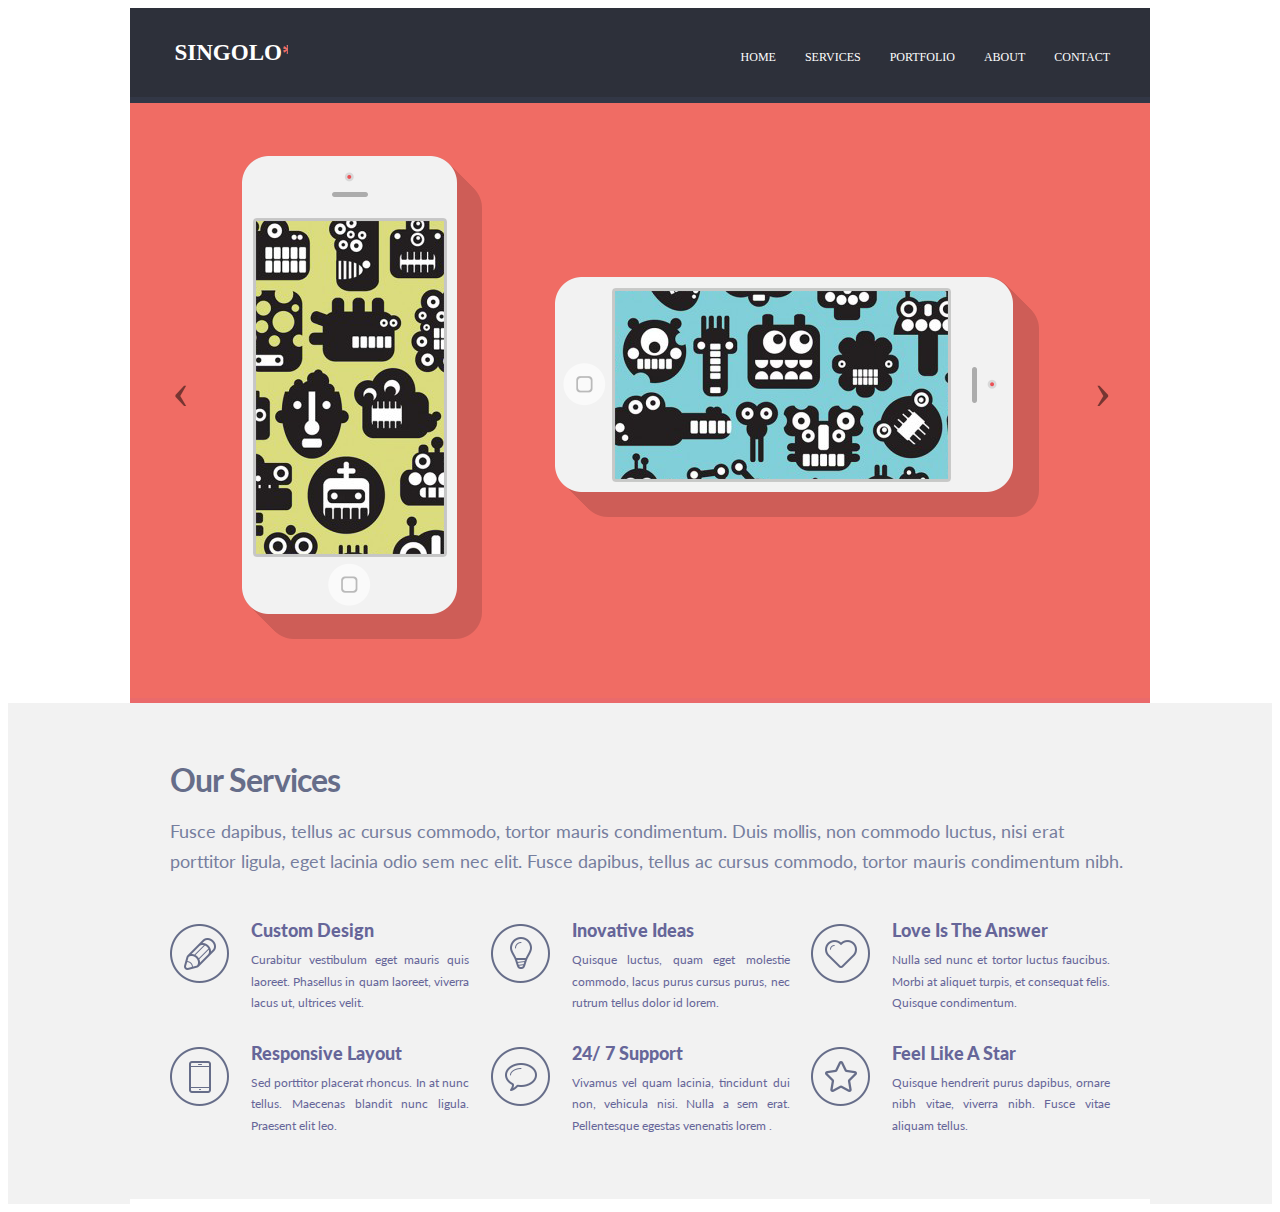
<file: singolo1.html>
<!DOCTYPE html>
<html lang="en">

<head>
    <meta charset="UTF-8">
    <meta name="viewport" content="width=device-width, initial-scale=1.0">
    <link rel="stylesheet" href="singolo1.css">
    <link href="https://fonts.googleapis.com/css?family=Lato:300,700,900&display=swap" rel="stylesheet">
    <title>Singolo1</title>
</head>

<body>
    <div class="header" id="home">
        <div class="container">
            <div class="header__top">
                <div class="logo">

                    <a href="#">
                        <img src="./assets/images/logo.svg" alt="logo" class="logo__img">
                        <img src="./assets/images/logo-red.svg" alt="logo" class="logo__img__red">
                    </a>
                </div>
                <nav class="menu">
                    <ul class="menu__list">
                        <li>
                            <a href="#home">home</a>
                        </li>
                        <li>
                            <a href="#services">services</a>
                        </li>
                        <li>
                            <a href="#portfolio">portfolio</a></li>
                        <li>
                            <a href="#about">about</a>
                        </li>
                        <li>
                            <a href="#contact">contact</a>
                        </li>
                    </ul>
                </nav>
            </div>
            <div class="header__bottom"></div>
        </div>
    </div>


    <div class="slider">
        <div class="container">
            <div class="slider__phone">
                <img src="./assets/images/iphone_vertical.png" alt="iphone vertical" class="iiphone__vertical">
                <img src="./assets/images/iphone_horizontal.png" alt="iphone horizontal" class="iphone__horizontal">
                <div class="left__arrow">
                    <p>‹</p>
                </div>
                <div class="right__arrow">
                    <p>›</p>
                </div>
            </div>
            <div class="slider__bottom"></div>
        </div>
    </div>

    <div class="services">
        <div class="container">
            <div class="services__title">
                <h1>
                    Our Services
                </h1>
            </div>

            <div class="services__text">
                Fusce dapibus, tellus ac cursus commodo, tortor mauris condimentum. Duis mollis, non commodo luctus,
                nisi erat porttitor ligula, eget lacinia odio sem nec elit. Fusce dapibus, tellus ac cursus commodo,
                tortor mauris condimentum nibh.
            </div>

            <div class="services__flex-table">
                <div class="flex__element">
                    <div class="item__img">
                        <img src="./assets/images/Pen.png" alt="pen">
                    </div>
                    <div class="text">
                        <div class="item__title">Custom Design</div>
                        <div class="item__text">Curabitur vestibulum eget mauris quis laoreet. Phasellus in quam
                            laoreet,
                            viverra lacus ut, ultrices velit.</div>
                    </div>
                </div>

                <div class="flex__element">
                    <div class="item__img">
                        <img src="./assets/images/Bulb.png" alt="pen">
                    </div>
                    <div class="text">
                        <div class="item__title">Inovative Ideas</div>
                        <div class="item__text">Quisque luctus, quam eget molestie commodo, lacus purus cursus purus,
                            nec rutrum tellus dolor id lorem.</div>
                    </div>
                </div>
                <div class="flex__element">
                    <div class="item__img">
                        <img src="./assets/images/Heart.png" alt="pen">
                    </div>
                    <div class="text">
                        <div class="item__title">Love Is The Answer</div>
                        <div class="item__text">Nulla sed nunc et tortor luctus faucibus. Morbi at aliquet turpis, et
                            consequat felis. Quisque condimentum.</div>
                    </div>
                </div>
                <div class="flex__element">
                    <div class="item__img">
                        <img src="./assets/images/Phone.png" alt="pen">
                    </div>
                    <div class="text">
                        <div class="item__title">Responsive Layout</div>
                        <div class="item__text">Sed porttitor placerat rhoncus. In at nunc tellus. Maecenas blandit nunc
                            ligula. Praesent elit leo.</div>
                    </div>
                </div>
                <div class="flex__element">
                    <div class="item__img">
                        <img src="./assets/images/Bubble.png" alt="pen">
                    </div>
                    <div class="text">
                        <div class="item__title">24/ 7 Support</div>
                        <div class="item__text">Vivamus vel quam lacinia, tincidunt dui non, vehicula nisi. Nulla a sem
                            erat. Pellentesque egestas venenatis lorem .</div>
                    </div>
                </div>
                <div class="flex__element">
                    <div class="item__img">
                        <img src="./assets/images/Star.png" alt="pen">
                    </div>
                    <div class="text">
                        <div class="item__title">Feel Like A Star</div>
                        <div class="item__text">Quisque hendrerit purus dapibus, ornare nibh vitae, viverra nibh. Fusce
                            vitae aliquam tellus.</div>
                    </div>
                </div>

            </div>

            <div class="services__bottom"></div>
        </div>
    </div>
</body>

</html>
</file>
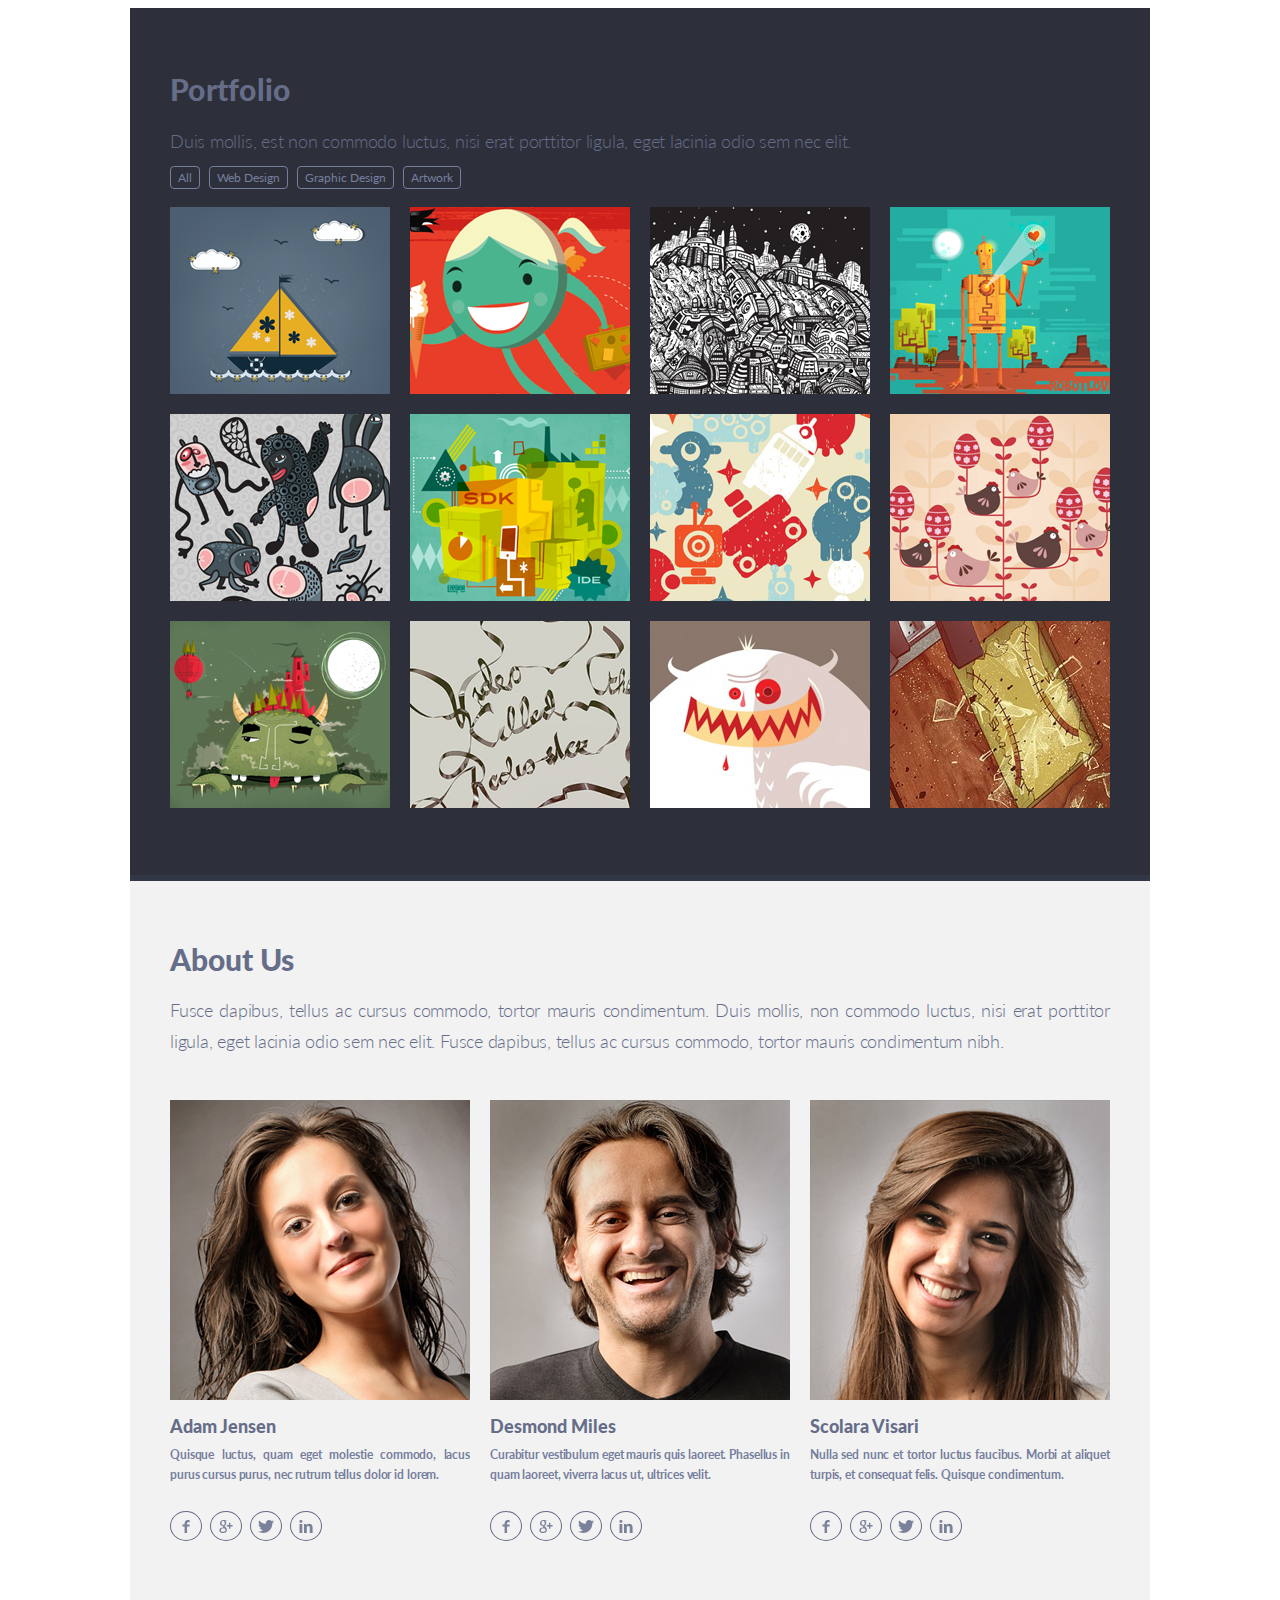
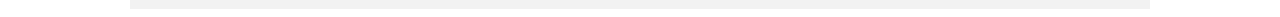
<file: singolo2.html>
<!DOCTYPE html>
<html lang="en">

<head>
    <meta charset="UTF-8">
    <meta name="viewport" content="width=device-width, initial-scale=1.0">
    <link rel="stylesheet" href="singolo2.css">
    <link href="https://fonts.googleapis.com/css?family=Lato:300,700,900&display=swap" rel="stylesheet">
    <title>Singolo2</title>
</head>

<body>
    <div class="portfolio">
        <div class="container">
            <div class="portfolio__title">
                Portfolio
            </div>

            <div class="portfolio__text">
                Duis mollis, est non commodo luctus, nisi erat porttitor ligula, eget lacinia odio sem nec elit.
            </div>

            <nav class="portfolio__botton">
                <ul class="portfolio__botton__list">
                    <li>
                        <a href="#">All</a>
                    </li>
                    <li>
                        <a href="#">Web Design</a>
                    </li>
                    <li>
                        <a href="#">Graphic Design</a>
                    </li>
                    <li>
                        <a href="#">Artwork</a>
                    </li>
                </ul>
            </nav>

            <div class="portfolio__images">
                <div class="image__all">
                    <img src="./assets/images/Image1.png" alt="">
                </div>

                <div class="image__all">
                    <img src="./assets/images/Image4.png" alt="">
                </div>

                <div class="image__all">
                    <img src="./assets/images/Image7.png" alt="">
                </div>

                <div class="image__all">
                    <img src="./assets/images/Image10.png" alt="">
                </div>

                <div class="image__all">
                    <img src="./assets/images/Image2.png" alt="">
                </div>

                <div class="image__all">
                    <img src="./assets/images/Image5.png" alt="">
                </div>

                <div class="image__all">
                    <img src="./assets/images/Image8.png" alt="">
                </div>

                <div class="image__all">
                    <img src="./assets/images/Image11.png" alt="">
                </div>

                <div class="image__all">
                    <img src="./assets/images/Image3.png" alt="">
                </div>

                <div class="image__all">
                    <img src="./assets/images/Image6.png" alt="">
                </div>

                <div class="image__all">
                    <img src="./assets/images/Image9.png" alt="">
                </div>

                <div class="image__all">
                    <img src="./assets/images/Image12.png" alt="">
                </div>

                <div class="image__all">
                    <img src="./assets/images/Image12.png" alt="">
                </div>

            </div>
        </div>

    </div>

    <div class="portfolio__bottom"></div>

    <div class="about__us">
        <div class="container">
            <div class="about__us__title">
                About Us
            </div>

            <div class="about__us__text">
                Fusce dapibus, tellus ac cursus commodo, tortor mauris condimentum. Duis mollis, non commodo luctus,
                nisi erat porttitor ligula, eget lacinia odio sem nec elit. Fusce dapibus, tellus ac cursus commodo,
                tortor mauris condimentum nibh.
            </div>

            <div class="about__us__card">
                <div class="person">
                    <div class="person__image">
                        <img src="./assets/images/adam jensen.png" alt="adam jensen">
                    </div>

                    <div class="person__title">
                        Adam Jensen
                    </div>

                    <div class="person__text">
                        <b>Quisque luctus, quam eget molestie commodo, lacus purus cursus purus, nec rutrum tellus
                            dolor
                            id
                            lorem.</b>
                    </div>
                    <div class="person__social__link">
                        <a href="#">
                            <svg width="100%" height="100%" viewBox="0 0 50 90" version="1.1"
                                xmlns="http://www.w3.org/2000/svg" xmlns:xlink="http://www.w3.org/1999/xlink"
                                xml:space="preserve" xmlns:serif="http://www.serif.com/"
                                style="fill-rule:evenodd;clip-rule:evenodd;stroke-linejoin:round;stroke-miterlimit:2;">
                                <g transform="matrix(1,0,0,1,50,74.3545)">
                                    <g id="All-glyphs" serif:id="All glyphs">
                                        <path class="svg"
                                            d="M0,-58.708L-14.283,-58.708C-15.971,-58.708 -17.857,-56.487 -17.857,-53.516L-17.857,-43.201L0,-43.201L0,-28.501L-17.857,-28.501L-17.857,15.646L-34.715,15.646L-34.715,-28.501L-50,-28.501L-50,-43.201L-34.715,-43.201L-34.715,-51.854C-34.715,-64.262 -26.104,-74.354 -14.283,-74.354L0,-74.354L0,-58.708Z"
                                            style="fill:rgb(122,129,154);fill-rule:nonzero;" />
                                    </g>
                                </g>
                            </svg>
                        </a>
                        <a href="#">
                            <svg width="100%" height="100%" viewBox="0 0 90 88" version="1.1"
                                xmlns="http://www.w3.org/2000/svg" xmlns:xlink="http://www.w3.org/1999/xlink"
                                xml:space="preserve" xmlns:serif="http://www.serif.com/"
                                style="fill-rule:evenodd;clip-rule:evenodd;stroke-linejoin:round;stroke-miterlimit:2;">
                                <g transform="matrix(1,0,0,1,74.6094,53.5902)">
                                    <g id="All-glyphs" serif:id="All glyphs">
                                        <path class="svg"
                                            d="M0,-19.18L0,-34.18L-9.5,-34.18L-9.5,-19.18L-24.5,-19.18L-24.5,-9.68L-9.5,-9.68L-9.5,5.32L0,5.32L0,-9.68L15,-9.68L15,-19.18L0,-19.18ZM-38.742,-36.459C-36.486,-28.526 -39.893,-20.23 -45.32,-18.701C-45.943,-18.526 -46.59,-18.436 -47.242,-18.436C-52.215,-18.436 -57.143,-23.467 -58.967,-30.396C-59.986,-34.289 -59.904,-37.692 -58.734,-40.964C-57.584,-44.183 -55.52,-46.357 -52.92,-47.088C-52.295,-47.265 -51.646,-47.355 -50.996,-47.355C-44.992,-47.355 -41.133,-44.866 -38.742,-36.459M-32.738,13.417C-32.299,20.45 -38.314,25.638 -47.346,26.296C-56.52,26.966 -64.072,22.836 -64.512,15.812C-64.725,12.438 -63.24,9.129 -60.336,6.496C-57.389,3.827 -53.344,2.181 -48.943,1.857C-48.424,1.824 -47.908,1.803 -47.395,1.803C-38.904,1.803 -33.154,6.794 -32.738,13.417M-69.855,-31.647C-69.855,-24.179 -67.361,-18.787 -62.443,-15.619C-58.418,-13.026 -53.742,-12.638 -51.314,-12.638C-50.725,-12.638 -50.252,-12.66 -49.922,-12.682C-49.922,-12.682 -50.693,-7.666 -46.973,-2.701L-47.141,-2.702C-53.586,-2.702 -74.609,-1.356 -74.609,15.926C-74.609,33.511 -55.301,34.404 -51.428,34.404C-51.125,34.404 -50.947,34.398 -50.947,34.398C-50.904,34.399 -50.627,34.41 -50.156,34.41C-47.67,34.41 -41.244,34.097 -35.277,31.197C-27.537,27.439 -23.609,20.904 -23.609,11.772C-23.609,2.947 -29.592,-2.305 -33.959,-6.144C-36.625,-8.482 -38.928,-10.502 -38.928,-12.466C-38.928,-14.467 -37.246,-15.971 -35.119,-17.876C-31.674,-20.957 -28.428,-25.342 -28.428,-33.631C-28.428,-40.918 -29.373,-45.809 -35.193,-48.912C-34.586,-49.223 -32.441,-49.45 -31.379,-49.596C-28.225,-50.027 -23.609,-50.516 -23.609,-53.092L-23.609,-53.59L-46.604,-53.59C-46.834,-53.584 -69.855,-52.731 -69.855,-31.647"
                                            style="fill:rgb(122,129,154);fill-rule:nonzero;" />
                                    </g>
                                </g>
                            </svg>

                        </a>
                        <a href="#">
                            <svg width="100%" height="100%" viewBox="0 0 92 75" version="1.1"
                                xmlns="http://www.w3.org/2000/svg" xmlns:xlink="http://www.w3.org/1999/xlink"
                                xml:space="preserve" xmlns:serif="http://www.serif.com/"
                                style="fill-rule:evenodd;clip-rule:evenodd;stroke-linejoin:round;stroke-miterlimit:2;">
                                <g transform="matrix(1,0,0,1,92,65.9176)">
                                    <g id="All-glyphs" serif:id="All glyphs">
                                        <path class="svg"
                                            d="M0,-57.068C-3.387,-55.566 -7.023,-54.552 -10.842,-54.095C-6.943,-56.431 -3.951,-60.131 -2.541,-64.538C-6.189,-62.376 -10.229,-60.804 -14.527,-59.958C-17.971,-63.627 -22.877,-65.918 -28.305,-65.918C-38.729,-65.918 -47.18,-57.467 -47.18,-47.044C-47.18,-45.564 -47.014,-44.124 -46.691,-42.743C-62.377,-43.529 -76.289,-51.044 -85.596,-62.464C-87.221,-59.675 -88.152,-56.433 -88.152,-52.974C-88.152,-46.426 -84.82,-40.65 -79.756,-37.264C-82.848,-37.362 -85.76,-38.21 -88.305,-39.624C-88.307,-39.546 -88.307,-39.467 -88.307,-39.387C-88.307,-30.242 -81.799,-22.613 -73.166,-20.88C-74.748,-20.448 -76.416,-20.216 -78.139,-20.216C-79.354,-20.216 -80.535,-20.335 -81.689,-20.555C-79.287,-13.057 -72.314,-7.599 -64.057,-7.448C-70.518,-2.384 -78.654,0.633 -87.498,0.633C-89.021,0.633 -90.523,0.543 -92,0.367C-83.648,5.724 -73.729,8.85 -63.066,8.85C-28.35,8.85 -9.363,-19.913 -9.363,-44.856C-9.363,-45.672 -9.381,-46.487 -9.418,-47.298C-5.73,-49.958 -2.531,-53.282 0,-57.068"
                                            style="fill:rgb(122,129,154);fill-rule:nonzero;" />
                                    </g>
                                </g>
                            </svg>
                        </a>
                        <a href="#">
                            <svg width="100%" height="100%" viewBox="0 0 90 89" version="1.1"
                                xmlns="http://www.w3.org/2000/svg" xmlns:xlink="http://www.w3.org/1999/xlink"
                                xml:space="preserve" xmlns:serif="http://www.serif.com/"
                                style="fill-rule:evenodd;clip-rule:evenodd;stroke-linejoin:round;stroke-miterlimit:2;">
                                <g id="All-glyphs" serif:id="All glyphs">
                                    <g transform="matrix(1,0,0,1,0,0.0003)">
                                        <path class="svg"
                                            d="M0.506,26.837L19.748,26.837L19.748,88.738L0.506,88.738L0.506,26.837ZM20.379,9.621C20.379,14.936 16.455,19.241 9.998,19.241C3.924,19.241 0,14.936 0,9.621C0,4.177 4.051,0 10.252,0C16.455,0 20.254,4.177 20.379,9.621"
                                            style="fill:rgb(122,129,154);fill-rule:nonzero;" />
                                    </g>
                                    <g transform="matrix(1,0,0,1,31.2617,67.597)">
                                        <path class="svg"
                                            d="M0,-21.013C0,-28.734 -0.252,-35.189 -0.504,-40.76L16.203,-40.76L17.092,-32.152L17.471,-32.152C20.002,-36.204 26.205,-42.154 36.586,-42.154C49.244,-42.154 58.738,-33.671 58.738,-15.444L58.738,21.141L39.496,21.141L39.496,-13.164C39.496,-21.14 36.711,-26.581 29.748,-26.581C24.432,-26.581 21.27,-22.911 19.877,-19.367C19.369,-18.102 19.242,-16.328 19.242,-14.556L19.242,21.141L0,21.141L0,-21.013Z"
                                            style="fill:rgb(122,129,154);fill-rule:nonzero;" />
                                    </g>
                                </g>
                            </svg>

                        </a>
                    </div>
                </div>
                <div class="person">
                    <div class="person__image">
                        <img src="./assets/images/desmond miles.png" alt="desmond miles">
                    </div>

                    <div class="person__title">
                        Desmond Miles
                    </div>

                    <div class="person__text">
                        <b>Curabitur vestibulum eget mauris quis laoreet. Phasellus in quam laoreet, viverra lacus ut,
                            ultrices velit.</b>
                    </div>
                    <div class="person__social__link">
                        <a href="#">
                            <svg width="100%" height="100%" viewBox="0 0 50 90" version="1.1"
                                xmlns="http://www.w3.org/2000/svg" xmlns:xlink="http://www.w3.org/1999/xlink"
                                xml:space="preserve" xmlns:serif="http://www.serif.com/"
                                style="fill-rule:evenodd;clip-rule:evenodd;stroke-linejoin:round;stroke-miterlimit:2;">
                                <g transform="matrix(1,0,0,1,50,74.3545)">
                                    <g id="All-glyphs" serif:id="All glyphs">
                                        <path class="svg"
                                            d="M0,-58.708L-14.283,-58.708C-15.971,-58.708 -17.857,-56.487 -17.857,-53.516L-17.857,-43.201L0,-43.201L0,-28.501L-17.857,-28.501L-17.857,15.646L-34.715,15.646L-34.715,-28.501L-50,-28.501L-50,-43.201L-34.715,-43.201L-34.715,-51.854C-34.715,-64.262 -26.104,-74.354 -14.283,-74.354L0,-74.354L0,-58.708Z"
                                            style="fill:rgb(122,129,154);fill-rule:nonzero;" />
                                    </g>
                                </g>
                            </svg>
                        </a>
                        <a href="#">
                            <svg width="100%" height="100%" viewBox="0 0 90 88" version="1.1"
                                xmlns="http://www.w3.org/2000/svg" xmlns:xlink="http://www.w3.org/1999/xlink"
                                xml:space="preserve" xmlns:serif="http://www.serif.com/"
                                style="fill-rule:evenodd;clip-rule:evenodd;stroke-linejoin:round;stroke-miterlimit:2;">
                                <g transform="matrix(1,0,0,1,74.6094,53.5902)">
                                    <g id="All-glyphs" serif:id="All glyphs">
                                        <path class="svg"
                                            d="M0,-19.18L0,-34.18L-9.5,-34.18L-9.5,-19.18L-24.5,-19.18L-24.5,-9.68L-9.5,-9.68L-9.5,5.32L0,5.32L0,-9.68L15,-9.68L15,-19.18L0,-19.18ZM-38.742,-36.459C-36.486,-28.526 -39.893,-20.23 -45.32,-18.701C-45.943,-18.526 -46.59,-18.436 -47.242,-18.436C-52.215,-18.436 -57.143,-23.467 -58.967,-30.396C-59.986,-34.289 -59.904,-37.692 -58.734,-40.964C-57.584,-44.183 -55.52,-46.357 -52.92,-47.088C-52.295,-47.265 -51.646,-47.355 -50.996,-47.355C-44.992,-47.355 -41.133,-44.866 -38.742,-36.459M-32.738,13.417C-32.299,20.45 -38.314,25.638 -47.346,26.296C-56.52,26.966 -64.072,22.836 -64.512,15.812C-64.725,12.438 -63.24,9.129 -60.336,6.496C-57.389,3.827 -53.344,2.181 -48.943,1.857C-48.424,1.824 -47.908,1.803 -47.395,1.803C-38.904,1.803 -33.154,6.794 -32.738,13.417M-69.855,-31.647C-69.855,-24.179 -67.361,-18.787 -62.443,-15.619C-58.418,-13.026 -53.742,-12.638 -51.314,-12.638C-50.725,-12.638 -50.252,-12.66 -49.922,-12.682C-49.922,-12.682 -50.693,-7.666 -46.973,-2.701L-47.141,-2.702C-53.586,-2.702 -74.609,-1.356 -74.609,15.926C-74.609,33.511 -55.301,34.404 -51.428,34.404C-51.125,34.404 -50.947,34.398 -50.947,34.398C-50.904,34.399 -50.627,34.41 -50.156,34.41C-47.67,34.41 -41.244,34.097 -35.277,31.197C-27.537,27.439 -23.609,20.904 -23.609,11.772C-23.609,2.947 -29.592,-2.305 -33.959,-6.144C-36.625,-8.482 -38.928,-10.502 -38.928,-12.466C-38.928,-14.467 -37.246,-15.971 -35.119,-17.876C-31.674,-20.957 -28.428,-25.342 -28.428,-33.631C-28.428,-40.918 -29.373,-45.809 -35.193,-48.912C-34.586,-49.223 -32.441,-49.45 -31.379,-49.596C-28.225,-50.027 -23.609,-50.516 -23.609,-53.092L-23.609,-53.59L-46.604,-53.59C-46.834,-53.584 -69.855,-52.731 -69.855,-31.647"
                                            style="fill:rgb(122,129,154);fill-rule:nonzero;" />
                                    </g>
                                </g>
                            </svg>

                        </a>
                        <a href="#">
                            <svg width="100%" height="100%" viewBox="0 0 92 75" version="1.1"
                                xmlns="http://www.w3.org/2000/svg" xmlns:xlink="http://www.w3.org/1999/xlink"
                                xml:space="preserve" xmlns:serif="http://www.serif.com/"
                                style="fill-rule:evenodd;clip-rule:evenodd;stroke-linejoin:round;stroke-miterlimit:2;">
                                <g transform="matrix(1,0,0,1,92,65.9176)">
                                    <g id="All-glyphs" serif:id="All glyphs">
                                        <path class="svg"
                                            d="M0,-57.068C-3.387,-55.566 -7.023,-54.552 -10.842,-54.095C-6.943,-56.431 -3.951,-60.131 -2.541,-64.538C-6.189,-62.376 -10.229,-60.804 -14.527,-59.958C-17.971,-63.627 -22.877,-65.918 -28.305,-65.918C-38.729,-65.918 -47.18,-57.467 -47.18,-47.044C-47.18,-45.564 -47.014,-44.124 -46.691,-42.743C-62.377,-43.529 -76.289,-51.044 -85.596,-62.464C-87.221,-59.675 -88.152,-56.433 -88.152,-52.974C-88.152,-46.426 -84.82,-40.65 -79.756,-37.264C-82.848,-37.362 -85.76,-38.21 -88.305,-39.624C-88.307,-39.546 -88.307,-39.467 -88.307,-39.387C-88.307,-30.242 -81.799,-22.613 -73.166,-20.88C-74.748,-20.448 -76.416,-20.216 -78.139,-20.216C-79.354,-20.216 -80.535,-20.335 -81.689,-20.555C-79.287,-13.057 -72.314,-7.599 -64.057,-7.448C-70.518,-2.384 -78.654,0.633 -87.498,0.633C-89.021,0.633 -90.523,0.543 -92,0.367C-83.648,5.724 -73.729,8.85 -63.066,8.85C-28.35,8.85 -9.363,-19.913 -9.363,-44.856C-9.363,-45.672 -9.381,-46.487 -9.418,-47.298C-5.73,-49.958 -2.531,-53.282 0,-57.068"
                                            style="fill:rgb(122,129,154);fill-rule:nonzero;" />
                                    </g>
                                </g>
                            </svg>
                        </a>
                        <a href="#">
                            <svg width="100%" height="100%" viewBox="0 0 90 89" version="1.1"
                                xmlns="http://www.w3.org/2000/svg" xmlns:xlink="http://www.w3.org/1999/xlink"
                                xml:space="preserve" xmlns:serif="http://www.serif.com/"
                                style="fill-rule:evenodd;clip-rule:evenodd;stroke-linejoin:round;stroke-miterlimit:2;">
                                <g id="All-glyphs" serif:id="All glyphs">
                                    <g transform="matrix(1,0,0,1,0,0.0003)">
                                        <path class="svg"
                                            d="M0.506,26.837L19.748,26.837L19.748,88.738L0.506,88.738L0.506,26.837ZM20.379,9.621C20.379,14.936 16.455,19.241 9.998,19.241C3.924,19.241 0,14.936 0,9.621C0,4.177 4.051,0 10.252,0C16.455,0 20.254,4.177 20.379,9.621"
                                            style="fill:rgb(122,129,154);fill-rule:nonzero;" />
                                    </g>
                                    <g transform="matrix(1,0,0,1,31.2617,67.597)">
                                        <path class="svg"
                                            d="M0,-21.013C0,-28.734 -0.252,-35.189 -0.504,-40.76L16.203,-40.76L17.092,-32.152L17.471,-32.152C20.002,-36.204 26.205,-42.154 36.586,-42.154C49.244,-42.154 58.738,-33.671 58.738,-15.444L58.738,21.141L39.496,21.141L39.496,-13.164C39.496,-21.14 36.711,-26.581 29.748,-26.581C24.432,-26.581 21.27,-22.911 19.877,-19.367C19.369,-18.102 19.242,-16.328 19.242,-14.556L19.242,21.141L0,21.141L0,-21.013Z"
                                            style="fill:rgb(122,129,154);fill-rule:nonzero;" />
                                    </g>
                                </g>
                            </svg>

                        </a>
                    </div>
                </div>
                <div class="person">
                    <div class="person__image">
                        <img src="./assets/images/scolara visari.png" alt="scolara visari">
                    </div>

                    <div class="person__title">
                        Scolara Visari
                    </div>

                    <div class="person__text">
                        <b>Nulla sed nunc et tortor luctus faucibus. Morbi at aliquet turpis, et consequat felis.
                            Quisque condimentum.</b>
                    </div>
                    <div class="person__social__link">
                        <div class="person__social__link">
                            <a href="#">
                                <svg width="100%" height="100%" viewBox="0 0 50 90" version="1.1"
                                    xmlns="http://www.w3.org/2000/svg" xmlns:xlink="http://www.w3.org/1999/xlink"
                                    xml:space="preserve" xmlns:serif="http://www.serif.com/"
                                    style="fill-rule:evenodd;clip-rule:evenodd;stroke-linejoin:round;stroke-miterlimit:2;">
                                    <g transform="matrix(1,0,0,1,50,74.3545)">
                                        <g id="All-glyphs" serif:id="All glyphs">
                                            <path class="svg"
                                                d="M0,-58.708L-14.283,-58.708C-15.971,-58.708 -17.857,-56.487 -17.857,-53.516L-17.857,-43.201L0,-43.201L0,-28.501L-17.857,-28.501L-17.857,15.646L-34.715,15.646L-34.715,-28.501L-50,-28.501L-50,-43.201L-34.715,-43.201L-34.715,-51.854C-34.715,-64.262 -26.104,-74.354 -14.283,-74.354L0,-74.354L0,-58.708Z"
                                                style="fill:rgb(122,129,154);fill-rule:nonzero;" />
                                        </g>
                                    </g>
                                </svg>
                            </a>
                            <a href="#">
                                <svg width="100%" height="100%" viewBox="0 0 90 88" version="1.1"
                                    xmlns="http://www.w3.org/2000/svg" xmlns:xlink="http://www.w3.org/1999/xlink"
                                    xml:space="preserve" xmlns:serif="http://www.serif.com/"
                                    style="fill-rule:evenodd;clip-rule:evenodd;stroke-linejoin:round;stroke-miterlimit:2;">
                                    <g transform="matrix(1,0,0,1,74.6094,53.5902)">
                                        <g id="All-glyphs" serif:id="All glyphs">
                                            <path class="svg"
                                                d="M0,-19.18L0,-34.18L-9.5,-34.18L-9.5,-19.18L-24.5,-19.18L-24.5,-9.68L-9.5,-9.68L-9.5,5.32L0,5.32L0,-9.68L15,-9.68L15,-19.18L0,-19.18ZM-38.742,-36.459C-36.486,-28.526 -39.893,-20.23 -45.32,-18.701C-45.943,-18.526 -46.59,-18.436 -47.242,-18.436C-52.215,-18.436 -57.143,-23.467 -58.967,-30.396C-59.986,-34.289 -59.904,-37.692 -58.734,-40.964C-57.584,-44.183 -55.52,-46.357 -52.92,-47.088C-52.295,-47.265 -51.646,-47.355 -50.996,-47.355C-44.992,-47.355 -41.133,-44.866 -38.742,-36.459M-32.738,13.417C-32.299,20.45 -38.314,25.638 -47.346,26.296C-56.52,26.966 -64.072,22.836 -64.512,15.812C-64.725,12.438 -63.24,9.129 -60.336,6.496C-57.389,3.827 -53.344,2.181 -48.943,1.857C-48.424,1.824 -47.908,1.803 -47.395,1.803C-38.904,1.803 -33.154,6.794 -32.738,13.417M-69.855,-31.647C-69.855,-24.179 -67.361,-18.787 -62.443,-15.619C-58.418,-13.026 -53.742,-12.638 -51.314,-12.638C-50.725,-12.638 -50.252,-12.66 -49.922,-12.682C-49.922,-12.682 -50.693,-7.666 -46.973,-2.701L-47.141,-2.702C-53.586,-2.702 -74.609,-1.356 -74.609,15.926C-74.609,33.511 -55.301,34.404 -51.428,34.404C-51.125,34.404 -50.947,34.398 -50.947,34.398C-50.904,34.399 -50.627,34.41 -50.156,34.41C-47.67,34.41 -41.244,34.097 -35.277,31.197C-27.537,27.439 -23.609,20.904 -23.609,11.772C-23.609,2.947 -29.592,-2.305 -33.959,-6.144C-36.625,-8.482 -38.928,-10.502 -38.928,-12.466C-38.928,-14.467 -37.246,-15.971 -35.119,-17.876C-31.674,-20.957 -28.428,-25.342 -28.428,-33.631C-28.428,-40.918 -29.373,-45.809 -35.193,-48.912C-34.586,-49.223 -32.441,-49.45 -31.379,-49.596C-28.225,-50.027 -23.609,-50.516 -23.609,-53.092L-23.609,-53.59L-46.604,-53.59C-46.834,-53.584 -69.855,-52.731 -69.855,-31.647"
                                                style="fill:rgb(122,129,154);fill-rule:nonzero;" />
                                        </g>
                                    </g>
                                </svg>

                            </a>
                            <a href="#">
                                <svg width="100%" height="100%" viewBox="0 0 92 75" version="1.1"
                                    xmlns="http://www.w3.org/2000/svg" xmlns:xlink="http://www.w3.org/1999/xlink"
                                    xml:space="preserve" xmlns:serif="http://www.serif.com/"
                                    style="fill-rule:evenodd;clip-rule:evenodd;stroke-linejoin:round;stroke-miterlimit:2;">
                                    <g transform="matrix(1,0,0,1,92,65.9176)">
                                        <g id="All-glyphs" serif:id="All glyphs">
                                            <path class="svg"
                                                d="M0,-57.068C-3.387,-55.566 -7.023,-54.552 -10.842,-54.095C-6.943,-56.431 -3.951,-60.131 -2.541,-64.538C-6.189,-62.376 -10.229,-60.804 -14.527,-59.958C-17.971,-63.627 -22.877,-65.918 -28.305,-65.918C-38.729,-65.918 -47.18,-57.467 -47.18,-47.044C-47.18,-45.564 -47.014,-44.124 -46.691,-42.743C-62.377,-43.529 -76.289,-51.044 -85.596,-62.464C-87.221,-59.675 -88.152,-56.433 -88.152,-52.974C-88.152,-46.426 -84.82,-40.65 -79.756,-37.264C-82.848,-37.362 -85.76,-38.21 -88.305,-39.624C-88.307,-39.546 -88.307,-39.467 -88.307,-39.387C-88.307,-30.242 -81.799,-22.613 -73.166,-20.88C-74.748,-20.448 -76.416,-20.216 -78.139,-20.216C-79.354,-20.216 -80.535,-20.335 -81.689,-20.555C-79.287,-13.057 -72.314,-7.599 -64.057,-7.448C-70.518,-2.384 -78.654,0.633 -87.498,0.633C-89.021,0.633 -90.523,0.543 -92,0.367C-83.648,5.724 -73.729,8.85 -63.066,8.85C-28.35,8.85 -9.363,-19.913 -9.363,-44.856C-9.363,-45.672 -9.381,-46.487 -9.418,-47.298C-5.73,-49.958 -2.531,-53.282 0,-57.068"
                                                style="fill:rgb(122,129,154);fill-rule:nonzero;" />
                                        </g>
                                    </g>
                                </svg>
                            </a>
                            <a href="#">
                                <svg width="100%" height="100%" viewBox="0 0 90 89" version="1.1"
                                    xmlns="http://www.w3.org/2000/svg" xmlns:xlink="http://www.w3.org/1999/xlink"
                                    xml:space="preserve" xmlns:serif="http://www.serif.com/"
                                    style="fill-rule:evenodd;clip-rule:evenodd;stroke-linejoin:round;stroke-miterlimit:2;">
                                    <g id="All-glyphs" serif:id="All glyphs">
                                        <g transform="matrix(1,0,0,1,0,0.0003)">
                                            <path class="svg"
                                                d="M0.506,26.837L19.748,26.837L19.748,88.738L0.506,88.738L0.506,26.837ZM20.379,9.621C20.379,14.936 16.455,19.241 9.998,19.241C3.924,19.241 0,14.936 0,9.621C0,4.177 4.051,0 10.252,0C16.455,0 20.254,4.177 20.379,9.621"
                                                style="fill:rgb(122,129,154);fill-rule:nonzero;" />
                                        </g>
                                        <g transform="matrix(1,0,0,1,31.2617,67.597)">
                                            <path class="svg"
                                                d="M0,-21.013C0,-28.734 -0.252,-35.189 -0.504,-40.76L16.203,-40.76L17.092,-32.152L17.471,-32.152C20.002,-36.204 26.205,-42.154 36.586,-42.154C49.244,-42.154 58.738,-33.671 58.738,-15.444L58.738,21.141L39.496,21.141L39.496,-13.164C39.496,-21.14 36.711,-26.581 29.748,-26.581C24.432,-26.581 21.27,-22.911 19.877,-19.367C19.369,-18.102 19.242,-16.328 19.242,-14.556L19.242,21.141L0,21.141L0,-21.013Z"
                                                style="fill:rgb(122,129,154);fill-rule:nonzero;" />
                                        </g>
                                    </g>
                                </svg>

                            </a>
                        </div>
                    </div>
                </div>


            </div>



        </div>
        <div class="about__us__bottom"></div>
    </div>
</body>

</html>
</file>
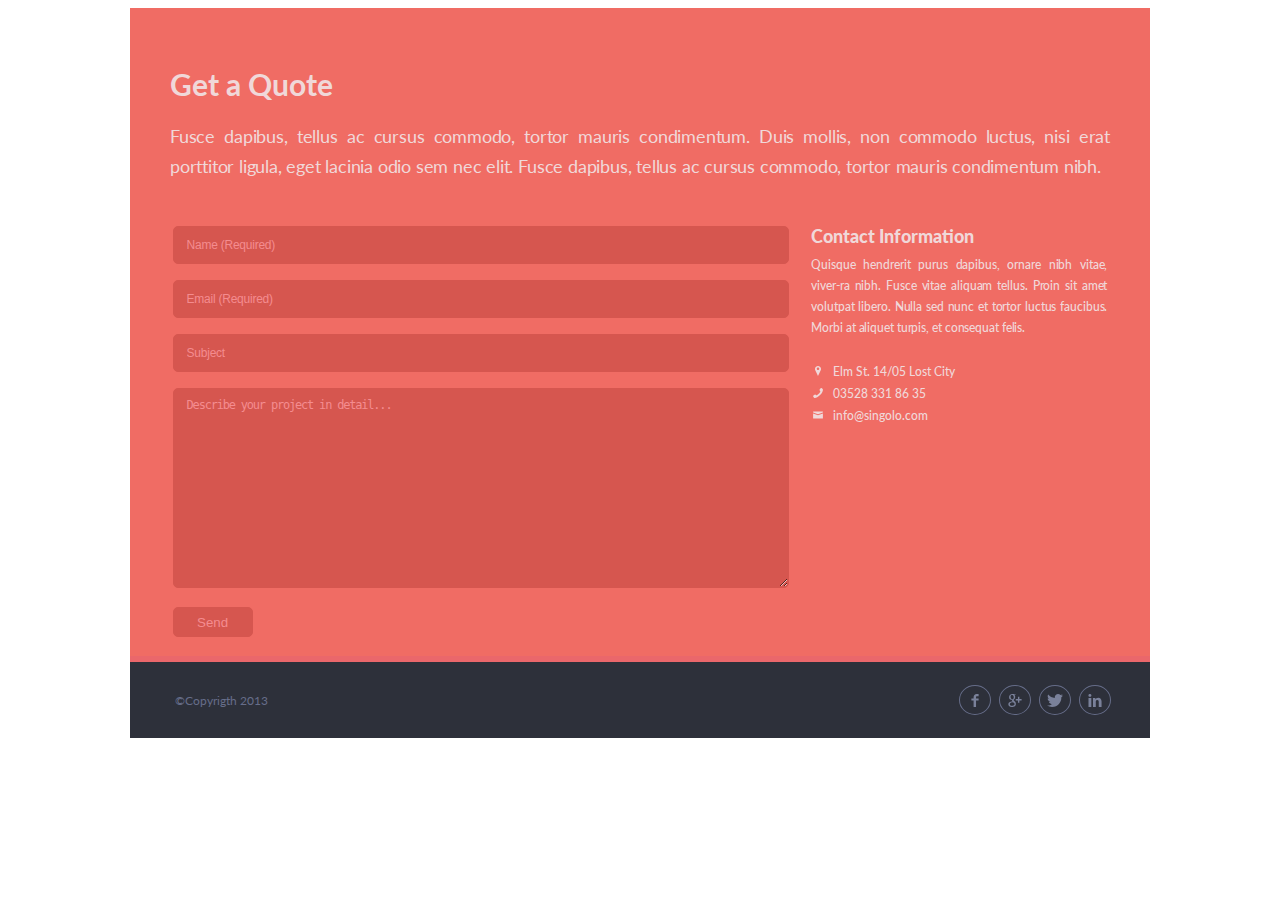
<file: singolo3.html>
<!DOCTYPE html>
<html lang="en">

<head>
    <meta charset="UTF-8">
    <meta name="viewport" content="width=device-width, initial-scale=1.0">
    <link href="https://fonts.googleapis.com/css?family=Lato:300,700,900&display=swap" rel="stylesheet">
    <link rel="stylesheet" href="singolo3.css">
    <title>Singolo3</title>
</head>

<body>
    <div class="contact">
        <div class="container">
            <div class="contact__title">
                <h2>Get a Quote</h2>

            </div>
            <div class="contact__text">
                Fusce dapibus, tellus ac cursus commodo, tortor mauris condimentum. Duis mollis, non commodo luctus,
                nisi erat porttitor ligula, eget lacinia odio sem nec elit. Fusce dapibus, tellus ac cursus commodo,
                tortor mauris condimentum nibh.
            </div>
            <div class="contact__bloq">
                <div class="contact__bloq-form">
                    <form action method="POST">
                        <input type="text" name="name" placeholder="Name (Required)">
                        <input type="email" name="email" placeholder="Email (Required)">
                        <input type="text" name="subject" placeholder="Subject">
                        <textarea name="detail" id="detail" cols="30" rows="10"
                            placeholder="Describe your project in detail..."></textarea>
                        <div class="contact__botton">
                            <button type="submit" class="submit">Send</button>

                        </div>
                    </form>
                </div>
                <div class="contact__bloq-info">
                    <div class="info__title"> Contact Information</div>
                    <div class="info__text">Quisque hendrerit purus dapibus, ornare nibh vitae, viver-ra nibh. Fusce
                        vitae aliquam tellus.
                        Proin sit amet volutpat libero. Nulla sed nunc et tortor luctus faucibus. Morbi at aliquet
                        turpis, et consequat felis.</div>
                    <div class="contact__link">
                        <div>
                            <span class="ico ico__location"></span><a href="#">Elm St. 14/05 Lost City </a>
                        </div>
                        <div>
                            <span class="ico ico__phone"></span><a href="tel:03528 331 86 35 ">03528 331 86 35 </a>
                        </div>
                        <div>
                            <span class="ico ico__mail"></span><a href="mailto:info@singolo.com">info@singolo.com</a>
                        </div>
                    </div>

                </div>
            </div>

        </div>
    </div>
    <div class="contact__bottom"></div>
    <Footer class="footer">

        <div class="copyrigth">
            <span>&copy</span><a href="#">Copyrigth 2013</a>
        </div>

        <div class="person__social__link">
            <a href="#">
                <svg width="100%" height="100%" viewBox="0 0 50 90" version="1.1" xmlns="http://www.w3.org/2000/svg"
                    xmlns:xlink="http://www.w3.org/1999/xlink" xml:space="preserve" xmlns:serif="http://www.serif.com/"
                    style="fill-rule:evenodd;clip-rule:evenodd;stroke-linejoin:round;stroke-miterlimit:2;">
                    <g transform="matrix(1,0,0,1,50,74.3545)">
                        <g id="All-glyphs" serif:id="All glyphs">
                            <path class="svg"
                                d="M0,-58.708L-14.283,-58.708C-15.971,-58.708 -17.857,-56.487 -17.857,-53.516L-17.857,-43.201L0,-43.201L0,-28.501L-17.857,-28.501L-17.857,15.646L-34.715,15.646L-34.715,-28.501L-50,-28.501L-50,-43.201L-34.715,-43.201L-34.715,-51.854C-34.715,-64.262 -26.104,-74.354 -14.283,-74.354L0,-74.354L0,-58.708Z"
                                style="fill:rgb(122,129,154);fill-rule:nonzero;" />
                        </g>
                    </g>
                </svg>
            </a>
            <a href="#">
                <svg width="100%" height="100%" viewBox="0 0 90 88" version="1.1" xmlns="http://www.w3.org/2000/svg"
                    xmlns:xlink="http://www.w3.org/1999/xlink" xml:space="preserve" xmlns:serif="http://www.serif.com/"
                    style="fill-rule:evenodd;clip-rule:evenodd;stroke-linejoin:round;stroke-miterlimit:2;">
                    <g transform="matrix(1,0,0,1,74.6094,53.5902)">
                        <g id="All-glyphs" serif:id="All glyphs">
                            <path class="svg"
                                d="M0,-19.18L0,-34.18L-9.5,-34.18L-9.5,-19.18L-24.5,-19.18L-24.5,-9.68L-9.5,-9.68L-9.5,5.32L0,5.32L0,-9.68L15,-9.68L15,-19.18L0,-19.18ZM-38.742,-36.459C-36.486,-28.526 -39.893,-20.23 -45.32,-18.701C-45.943,-18.526 -46.59,-18.436 -47.242,-18.436C-52.215,-18.436 -57.143,-23.467 -58.967,-30.396C-59.986,-34.289 -59.904,-37.692 -58.734,-40.964C-57.584,-44.183 -55.52,-46.357 -52.92,-47.088C-52.295,-47.265 -51.646,-47.355 -50.996,-47.355C-44.992,-47.355 -41.133,-44.866 -38.742,-36.459M-32.738,13.417C-32.299,20.45 -38.314,25.638 -47.346,26.296C-56.52,26.966 -64.072,22.836 -64.512,15.812C-64.725,12.438 -63.24,9.129 -60.336,6.496C-57.389,3.827 -53.344,2.181 -48.943,1.857C-48.424,1.824 -47.908,1.803 -47.395,1.803C-38.904,1.803 -33.154,6.794 -32.738,13.417M-69.855,-31.647C-69.855,-24.179 -67.361,-18.787 -62.443,-15.619C-58.418,-13.026 -53.742,-12.638 -51.314,-12.638C-50.725,-12.638 -50.252,-12.66 -49.922,-12.682C-49.922,-12.682 -50.693,-7.666 -46.973,-2.701L-47.141,-2.702C-53.586,-2.702 -74.609,-1.356 -74.609,15.926C-74.609,33.511 -55.301,34.404 -51.428,34.404C-51.125,34.404 -50.947,34.398 -50.947,34.398C-50.904,34.399 -50.627,34.41 -50.156,34.41C-47.67,34.41 -41.244,34.097 -35.277,31.197C-27.537,27.439 -23.609,20.904 -23.609,11.772C-23.609,2.947 -29.592,-2.305 -33.959,-6.144C-36.625,-8.482 -38.928,-10.502 -38.928,-12.466C-38.928,-14.467 -37.246,-15.971 -35.119,-17.876C-31.674,-20.957 -28.428,-25.342 -28.428,-33.631C-28.428,-40.918 -29.373,-45.809 -35.193,-48.912C-34.586,-49.223 -32.441,-49.45 -31.379,-49.596C-28.225,-50.027 -23.609,-50.516 -23.609,-53.092L-23.609,-53.59L-46.604,-53.59C-46.834,-53.584 -69.855,-52.731 -69.855,-31.647"
                                style="fill:rgb(122,129,154);fill-rule:nonzero;" />
                        </g>
                    </g>
                </svg>

            </a>
            <a href="#">
                <svg width="100%" height="100%" viewBox="0 0 92 75" version="1.1" xmlns="http://www.w3.org/2000/svg"
                    xmlns:xlink="http://www.w3.org/1999/xlink" xml:space="preserve" xmlns:serif="http://www.serif.com/"
                    style="fill-rule:evenodd;clip-rule:evenodd;stroke-linejoin:round;stroke-miterlimit:2;">
                    <g transform="matrix(1,0,0,1,92,65.9176)">
                        <g id="All-glyphs" serif:id="All glyphs">
                            <path class="svg"
                                d="M0,-57.068C-3.387,-55.566 -7.023,-54.552 -10.842,-54.095C-6.943,-56.431 -3.951,-60.131 -2.541,-64.538C-6.189,-62.376 -10.229,-60.804 -14.527,-59.958C-17.971,-63.627 -22.877,-65.918 -28.305,-65.918C-38.729,-65.918 -47.18,-57.467 -47.18,-47.044C-47.18,-45.564 -47.014,-44.124 -46.691,-42.743C-62.377,-43.529 -76.289,-51.044 -85.596,-62.464C-87.221,-59.675 -88.152,-56.433 -88.152,-52.974C-88.152,-46.426 -84.82,-40.65 -79.756,-37.264C-82.848,-37.362 -85.76,-38.21 -88.305,-39.624C-88.307,-39.546 -88.307,-39.467 -88.307,-39.387C-88.307,-30.242 -81.799,-22.613 -73.166,-20.88C-74.748,-20.448 -76.416,-20.216 -78.139,-20.216C-79.354,-20.216 -80.535,-20.335 -81.689,-20.555C-79.287,-13.057 -72.314,-7.599 -64.057,-7.448C-70.518,-2.384 -78.654,0.633 -87.498,0.633C-89.021,0.633 -90.523,0.543 -92,0.367C-83.648,5.724 -73.729,8.85 -63.066,8.85C-28.35,8.85 -9.363,-19.913 -9.363,-44.856C-9.363,-45.672 -9.381,-46.487 -9.418,-47.298C-5.73,-49.958 -2.531,-53.282 0,-57.068"
                                style="fill:rgb(122,129,154);fill-rule:nonzero;" />
                        </g>
                    </g>
                </svg>
            </a>
            <a href="#">
                <svg width="100%" height="100%" viewBox="0 0 90 89" version="1.1" xmlns="http://www.w3.org/2000/svg"
                    xmlns:xlink="http://www.w3.org/1999/xlink" xml:space="preserve" xmlns:serif="http://www.serif.com/"
                    style="fill-rule:evenodd;clip-rule:evenodd;stroke-linejoin:round;stroke-miterlimit:2;">
                    <g id="All-glyphs" serif:id="All glyphs">
                        <g transform="matrix(1,0,0,1,0,0.0003)">
                            <path class="svg"
                                d="M0.506,26.837L19.748,26.837L19.748,88.738L0.506,88.738L0.506,26.837ZM20.379,9.621C20.379,14.936 16.455,19.241 9.998,19.241C3.924,19.241 0,14.936 0,9.621C0,4.177 4.051,0 10.252,0C16.455,0 20.254,4.177 20.379,9.621"
                                style="fill:rgb(122,129,154);fill-rule:nonzero;" />
                        </g>
                        <g transform="matrix(1,0,0,1,31.2617,67.597)">
                            <path class="svg"
                                d="M0,-21.013C0,-28.734 -0.252,-35.189 -0.504,-40.76L16.203,-40.76L17.092,-32.152L17.471,-32.152C20.002,-36.204 26.205,-42.154 36.586,-42.154C49.244,-42.154 58.738,-33.671 58.738,-15.444L58.738,21.141L39.496,21.141L39.496,-13.164C39.496,-21.14 36.711,-26.581 29.748,-26.581C24.432,-26.581 21.27,-22.911 19.877,-19.367C19.369,-18.102 19.242,-16.328 19.242,-14.556L19.242,21.141L0,21.141L0,-21.013Z"
                                style="fill:rgb(122,129,154);fill-rule:nonzero;" />
                        </g>
                    </g>
                </svg>

            </a>
        </div>

    </Footer>
</body>




</html>
</file>
<file: style.css>
html {
    scroll-behavior: smooth;
}

*, *:before, *:after {
    box-sizing: border-box;
}

body {
    font-family: 'Lato';
    text-align: justify;
    margin: 0;
}

.header {
    position: sticky;
    top: 0;
    z-index: 600;
}

.container {
    max-width: 1020px;
    width: 100%;
    height: 100%;
    margin: 0 auto;
}

.header__top {
    height: 100%;
    padding: 15px 0;
    background-color: rgb(45, 48, 58);
    display: flex;
    justify-content: space-between;
    align-items: center;
    border-bottom: 6px solid rgb(50, 55, 70);
}

.logo {
    cursor: pointer;
    padding-left: 40px;
}

.logo__img {
    display: inline-block;
    background: url(./assets/images/logo.svg);
    width: 115px;
    height: 20px;
}

.logo__img:hover {
    background-image: url(./assets/images/logo-red.svg);
}

.menu {
    padding-top: 7px;
}

.menu__list {
    display: flex;
}

.menu__list li+li {
    padding-left: 29px;
}

.menu__list li:last-child {
    padding-right: 40px;
}

.menu__list li {
    list-style-type: none;
}

.menu__nav {
    color: white;
    font-weight: 400;
    font-size: 12px;
    text-decoration: none;
    text-transform: uppercase;
    transition: all .5s;
}

.menu__nav:hover {
    color: rgb(240, 108, 100);
}

.menu__btn__bloq {
    display: none;
    padding-left: 20px;
    width: 40px;
    height: 33px;
    cursor: pointer;
}

.menu__btn__cross {
    display: none;
    padding-left: 20px;
    padding-top: 20px;
    width: 40px;
    height: 33px;
    cursor: pointer;
}

.menu__btn__cross:hover {
    opacity: 1;
    transition: 0.3s;
}

@keyframes swing {
    15% {
        transform: scaleX(0.9);
    }
    30% {
        transform: scaleX(0.8);
    }
    50% {
        transform: scaleX(0.7);
    }
    65% {
        transform: scaleX(0.8);
    }
    80% {
        transform: scaleX(0.9);
    }
    100% {
        transform: scaleX(1);
    }
}

.menu__btn__bloq:hover .menu__btn::before {
    animation: swing .5s ease;
    animation-iteration-count: 1;
}

.menu__btn__bloq:hover .menu__btn {
    animation: swing .5s ease 200ms;
    animation-iteration-count: 1;
}

.menu__btn__bloq:hover .menu__btn::after {
    animation: swing .5s ease 400ms;
    animation-iteration-count: 1;
}

.menu__btn {
    margin-top: 17px;
    margin-left: 10px;
    width: 20px;
    height: 2px;
    position: relative;
    background-color: #fff;
}

.menu__btn__cross-line {
    margin-top: 15px;
    margin-left: 10px;
    width: 20px;
    height: 2px;
    position: relative;
    background-color: white;
    transform: rotate(-90deg);
}

.menu__btn::before {
    position: absolute;
    content: "";
    top: -8px;
    left: 0;
    display: block;
    width: 20px;
    height: 2px;
    background-color: #fff;
}

.menu__btn::after {
    position: absolute;
    content: "";
    top: 8px;
    left: 0;
    display: block;
    width: 20px;
    height: 2px;
    background-color: #fff;
}

.menu__btn__cross-line::after {
    position: absolute;
    content: "";
    top: -8px;
    left: 0;
    display: block;
    width: 20px;
    height: 2px;
    background-color: white;
}

.menu__btn__cross-line::before {
    position: absolute;
    content: "";
    top: 8px;
    left: 0;
    display: block;
    width: 20px;
    height: 2px;
    background-color: white;
}

.menu__btn__cross-line::after:hover {
    background-color: tomato;
    transition: 0.3s;
}

.menu__btn__cross-line::before:hover {
    background-color: tomato;
    transition: 0.3s;
}

.burger__layer {
    position: fixed;
    top: 0;
    left: 0;
    background-color: rgb(45, 48, 58);
    z-index: 900;
    width: 278px;
    display: none;
    height: 100vh;
    text-align: center;
}

.header__burger {
    display: flex;
}

.burger__layer::before {
    content: "";
    position: relative;
}

.burger__layer__list {
    display: table-cell;
    vertical-align: middle;
    position: absolute;
    top: 50%;
    left: 50%;
    transform: translate(-50%, -50%);
    text-align: start;
}

.burger__menu__list {
    list-style-type: none;
}

.burger__layer__list a {
    text-decoration: none;
    line-height: 2.17;
    letter-spacing: .004em;
    width: 290px;
    color: white;
    text-transform: uppercase;
    font-family: Lato;
    font-style: normal;
    font-weight: bold;
    font-size: 24px;
}

.burger__layer__list a:hover {
    transition: 0.3s;
    color: #F06C64;
}

.slider {
    height: 100%;
    background-color: white;
}

.slider__container {
    display: flex;
    transition: transform 0.6s ease;
    transform: translateX(0%);
}

.slider__item {
    flex: 0 0 100%;
    max-width: 100%;
}

.slider__item::before {
    content: "";
    position: relative;
}

#slide1 {
    height: 600px;
    background-color: rgb(240, 108, 100);
    border-bottom: 5px solid rgb(234, 106, 107);
    z-index: 100;
    transform: translateX(0%);
}

#slide2 {
    height: 600px;
    background-color: #648BF0;
    border-bottom: 5px solid #4E7BEE;
    z-index: 100;
    transform: translateX(0%);
}

.iiphone__vertical {
    position: absolute;
    top: 49%;
    left: 23%;
    transform: translate(-51%, -50%);
}

.black__bg_vertical {
    position: absolute;
    cursor: pointer;
    top: 47.4%;
    left: 21.6%;
    transform: translate(-50%, -50%);
    width: 190px;
    height: 334px;
    background-color: black;
    transition: all 0.5s;
    z-index: 100;
}

.button__home_vertical {
    position: absolute;
    cursor: pointer;
    top: 80.5%;
    left: 21.5%;
    transform: translate(-49%, -50%);
    width: 41.88px;
    height: 41.88px;
}

.black__bg_horizontal {
    position: absolute;
    cursor: pointer;
    top: 47%;
    left: 63.6%;
    transform: translate(-49%, -50%);
    width: 334px;
    height: 190px;
    background-color: transparent;
    transition: all 0.5s;
    z-index: 100;
}

.button__home_horizontal {
    position: absolute;
    cursor: pointer;
    top: 47%;
    left: 44.7%;
    transform: translate(-49%, -50%);
    width: 41.88px;
    height: 41.88px;
}

.iphone__horizontal {
    position: absolute;
    top: 49%;
    left: 65%;
    transform: translate(-49%, -50%);
}

.phone-vertical {
    position: absolute;
    top: 50.4%;
    left: 49.9%;
    transform: translate(-49%, -50%);
    z-index: 100;
}

.phone-vertical-right {
    position: absolute;
    top: 51.4%;
    left: 67.2%;
    transform: translate(-49%, -50%);
    opacity: 0.5;
    z-index: 50;
}

.phone-vertical-left {
    position: absolute;
    top: 51.4%;
    left: 32.2%;
    transform: translate(-49%, -50%);
    opacity: 0.5;
    z-index: 50;
}

.black__bg_phone-vertical {
    position: absolute;
    cursor: pointer;
    top: 48.7%;
    left: 48.9%;
    transform: translate(-50%, -50%);
    width: 200px;
    height: 354px;
    background-color: black;
    transition: all 0.5s;
    z-index: 100;
}

.button__phone-vertical {
    position: absolute;
    cursor: pointer;
    top: 83.7%;
    left: 48.9%;
    transform: translate(-50%, -50%);
    width: 44.48px;
    height: 44.48px;
    z-index: 100;
}

.arrow {
    position: relative;
}

.left__arrow {
    position: absolute;
    top: 283px;
    left: 40px;
    opacity: 0.5;
    transition: .5s;
    cursor: pointer;
    z-index: 500;
}

.left__arrow:hover {
    opacity: 1;
}

.right__arrow {
    position: absolute;
    top: 283px;
    right: 40px;
    font-size: 3.3em;
    opacity: 0.5;
    transition: .5s;
    cursor: pointer;
    z-index: 500;
}

.right__arrow:hover {
    opacity: 1;
}

.services {
    height: 100%;
    color: #666699;
}

.services__title {
    display: flex;
    justify-content: flex-start;
    align-items: flex-end;
    font-family: "Lato";
    text-align: left;
    padding: 64px 40px 0px;
    font-weight: 900;
    color: rgb(102, 109, 137);
    background-color: rgb(242, 242, 242);
}

h1 {
    margin: -6px 0;
    letter-spacing: -0.029em;
}

.services__text {
    padding: 23px 40px 36px;
    font-size: 18px;
    font-family: "Lato";
    color: rgb(118, 126, 158);
    line-height: 1.667;
    letter-spacing: -0.011em;
    background-color: rgb(242, 242, 242);
}

.services__flex-table {
    padding: 10px 40px 36px;
    display: flex;
    flex-wrap: wrap;
    justify-content: space-between;
    background-color: rgb(242, 242, 242);
    border-bottom: 6px white;
}

.flex__element {
    display: flex;
    justify-content: space-between;
    width: 299px;
    height: 86px;
    margin-bottom: 36px;
}

.text {
    display: flex;
    flex-direction: column;
    padding-left: 22px;
}

.item__title {
    margin-top: -5px;
    font-size: 18px;
    font-family: "Lato";
    font-weight: 900;
}

.item__text {
    padding-top: 8px;
    font-size: 12px;
    font-family: "Lato";
    font-weight: 400;
    line-height: 1.797;
    text-align: justify;
}

.portfolio {
    height: 100%;
}

.portfolio__title {
    padding: 60px 40px 22px;
    font-size: 30px;
    font-weight: 900;
    letter-spacing: 0.01em;
    color: rgb(102, 109, 137);
    background-color: rgb(45, 48, 58);
}

.portfolio__text {
    font-size: 18px;
    font-weight: 300;
    padding: 0px 40px 13px;
    letter-spacing: -0.012em;
    color: rgb(102, 109, 137);
    background-color: rgb(45, 48, 58);
}

.portfolio__botton {
    padding: 0 40px;
    background-color: rgb(45, 48, 58);
}

.portfolio__botton__list {
    padding: 0 0;
    margin: 0 0;
    display: flex;
}

.portfolio__botton__list li {
    list-style-type: none;
    padding-right: 8px;
}

.portfolio__botton-tab {
    cursor: pointer;
    color: rgb(118, 126, 158);
    line-height: 1.797;
    border: 1px solid rgb(118, 126, 158);
    padding: 3px 7px;
    border-radius: 4px;
    font-size: 12px;
    text-decoration: none;
    transition: all .5s;
}

.portfolio__botton__list span:hover {
    border: 1px solid white;
}

.portfolio__botton__list li span:hover {
    color: #fff;
}

.portfolio__images {
    padding: 20px 20px 60px 0;
    background-color: rgb(45, 48, 58);
    border-bottom: 6px rgb(50, 55, 70);
}

.portfolio__images ul {
    display: flex;
    flex-wrap: wrap;
}

.portfolio__images li {
    list-style: none;
    flex: 1 0 21%;
}

.portfolio__images li::before {
    content: "";
    float: left;
}

.portfolio__images div {
    width: 100%;
    height: 100%;
}

.image__all:nth-child(n+13) {
    display: none;
}

.image__all {
    padding-right: 20px;
    padding-bottom: 20px;
}

.img {
    cursor: pointer;
    width: 100%;
    height: 100%;
}

.img.img__active {
    outline: 5px solid #f06c64;
}

.about__us {
    height: 100%;
}

.about__us__title {
    font-family: "Lato";
    font-size: 30px;
    font-weight: 900;
    text-align: left;
    padding: 57px 40px 0px 40px;
    color: rgb(102, 109, 137);
    background-color: rgb(242, 242, 242);
}

.about__us__text {
    font-size: 18px;
    font-family: "Lato";
    font-weight: 300;
    line-height: 31px;
    text-align: justify;
    text-align-last: left;
    letter-spacing: -0.0125em;
    color: rgb(102, 109, 137);
    padding: 20px 40px 43px 40px;
    background-color: rgb(242, 242, 242);
}

.about__us__card {
    display: flex;
    flex-wrap: wrap;
    background-color: rgb(242, 242, 242);
    padding: 0 40px 73px 40px;
    border-bottom: 6px white;
    margin: 0;
}

.person {
    display: flex;
    flex-direction: column;
    list-style: none;
    flex: 1 0 21%;
}

.person:first-child {
    margin-right: 20px;
}

.person:last-child {
    margin-left: 20px;
}

.person div {
    width: 100%;
}

.person div img {
    width: 100%;
}

.person__title {
    padding-top: 12px;
    height: 42px;
    font-size: 18px;
    font-weight: 900;
    text-align: left;
    white-space: nowrap;
    color: rgb(102, 109, 137);
}

.person__text {
    height: 66px;
    font-size: 12px;
    font-weight: 400;
    line-height: 20px;
    text-align: justify;
    text-align-last: left;
    letter-spacing: -0.009em;
    color: rgb(118, 126, 158);
}

.person__social__link {
    height: 30px;
    display: flex;
    justify-content: flex-start;
}

.person__social__link a {
    width: 32px;
    margin-right: 8px;
    padding-top: 5px;
    padding-bottom: 10px;
    border: 1px solid rgb(102, 109, 137);
    border-radius: 50%;
    transition: .5s;
}

.svg__icon {
    width: 14px;
    height: 14px;
    transition: 0.5s;
}

.person__social__link a:hover {
    border-color: black;
}

.svg {
    transition: all 0.5s;
}

.person__social__link a:hover .svg {
    fill: black !important;
}

.contact {
    height: 100%;
}

.contact__title {
    font-size: 20px;
    color: #f0d8d9;
    padding: 35px 40px 13px;
    background-color: #f06c64;
}

h2 {
    margin-bottom: 5px;
}

.contact__text {
    font-size: 18px;
    font-weight: 400;
    text-align-last: left;
    line-height: 30px;
    letter-spacing: -0.012em;
    color: #f0d8d9;
    padding: 0 40px 44px;
    background-color: #f06c64;
}

.contact__bloq {
    display: flex;
    align-items: baseline;
    justify-content: space-around;
    background-color: #f06c64;
    padding: 0 40px 25px;
    border-bottom: 6px #ea676b;
}

.contact__bloq-form {
    width: 65.6%;
}

.contact__bloq-info {
    width: 33.3%;
    padding-left: 17px;
}

form input, textarea {
    width: 100%;
    height: 38px;
    border: 1px solid #d6564f;
    border-radius: 5px;
    background-color: #d6564f;
    margin-bottom: 16px;
    margin-right: 5px;
    padding-left: 13px;
    align-items: center;
    font-size: 12px;
    font-weight: 400;
    letter-spacing: -0.02em;
}

form input::placeholder {
    color: #f48c8f;
}

form textarea::placeholder {
    color: #f48c8f;
}

form textarea {
    height: 200px;
    padding-top: 9px;
    letter-spacing: -0.1em;
}

.popup {
    position: fixed;
    background-color: rgba(0, 0, 0, 0.9);
    width: 100%;
    height: 100%;
    left: 0;
    top: 0;
    z-index: 700;
}

.popup__send {
    position: fixed;
    border: 4px solid #d6564f;
    border-radius: 5px;
    background-color: #f48c8f;
    left: 50%;
    top: 50%;
    max-width: 250px;
    padding: 25px;
    transform: translate(-50%, -50%);
}

.popup__send p {
    overflow: hidden;
}

.popup__button {
    height: 30px;
    width: 80px;
    background-color: #d6564f;
    border: 1px solid #d6564f;
    border-radius: 5px;
    color: #f48c8f;
    cursor: pointer;
    transition: all 0.5s;
}

.popup__button:hover {
    border-color: #2d303a;
    color: #2d303a;
}

.info__title {
    padding-top: 1px;
    color: #f0d8d9;
    font-size: 18px;
    font-weight: 900;
    text-align-last: left;
    line-height: 30px;
}

.info__text {
    color: #f0d8d9;
    font-size: 12px;
    font-weight: 500;
    text-align-last: left;
    line-height: 22px;
    letter-spacing: -0.0079em;
}

.ico {
    cursor: pointer;
    display: inline-block;
    margin-right: 10px;
}

.ico__location {
    background-image: url(./assets/images/location.svg);
    height: 10px;
    width: 10px;
}

.ico__location:hover {
    background-image: url(./assets/images/location-black.svg);
}

.ico__phone {
    background-image: url(./assets/images/phone.svg);
    height: 10px;
    width: 10px;
}

.ico__phone:hover {
    background-image: url(./assets/images/phone-black.svg);
}

.ico__mail {
    background-image: url(./assets/images/mail.svg);
    height: 10px;
    width: 10px;
}

.ico__mail:hover {
    background-image: url(./assets/images/mail-black.svg);
}

.contact__link {
    color: #f0d8d9;
    font-size: 12px;
    font-weight: 500;
    line-height: 22px;
    padding-left: 2px;
}

.contact__link a {
    color: #f0d8d9;
    text-decoration: none;
}

.contact__link a:hover {
    color: black;
}

.submit {
    height: 30px;
    width: 80px;
    background-color: #d6564f;
    border: 1px solid #d6564f;
    border-radius: 5px;
    color: #f48c8f;
    cursor: pointer;
    transition: all 0.5s;
}

.submit:hover {
    color: black;
}

.contact__bottom {
    height: 6px;
    width: 1020px;
    margin: 0 auto;
    background-color: #ea676b;
}

.footer {
    height: 100%;
}

.footer__content {
    background-color: #2d303a;
    display: flex;
    justify-content: space-between;
    align-items: center;
    padding: 23px 32px;
}

.copyrigth {
    font-size: 12px;
}

.copyrigth a {
    color: rgb(102, 109, 137);
    text-decoration: none;
    transition: all 0.5s;
}

.copyrigth span {
    padding-left: 9px;
    color: rgb(102, 109, 137);
}

.copyrigth span:hover {
    color: black;
}

.copyrigth a:hover {
    color: black;
}

@media (max-width: 1019px) {
    .portfolio__images li {
        flex: 1 0 26%;
    }
    #slide1, #slide2 {
        height: 451px;
    }
    .left__arrow, .right__arrow {
        top: 213px;
    }
    .left__arrow {
        left: 30px;
    }
    .right__arrow {
        right: 30px;
    }
    .iiphone__vertical {
        width: 23.7%;
    }
    .iphone__horizontal {
        width: 47.8%;
    }
    .phone-vertical {
        width: 23.7%;
    }
    .phone-vertical-right {
        left: 33.2%;
        width: 14.5%;
    }
    .phone-vertical-left {
        left: 66%;
        width: 14.5%;
    }
    .black__bg_vertical {
        width: 144px;
        height: 253px;
    }
    .black__bg_horizontal {
        width: 253px;
        height: 144px;
    }
    .black__bg_phone-vertical {
        width: 144px;
        height: 253px;
    }
    .button__home_horizontal, .button__home_vertical, .button__phone-vertical {
        width: 35px;
        height: 35px;
    }
    .button__phone-vertical {
        top: 82.5%;
    }
}

@media (max-width: 767px) {
    .menu {
        display: none;
    }
    .logo {
        margin: 0 auto;
        padding: 0 0;
    }
    .portfolio__images li {
        flex: 1 0 35%;
    }
    #slide1, #slide2 {
        height: 451px;
    }
    .left__arrow, .right__arrow {
        top: 213px;
    }
    .iiphone__vertical {
        width: 23.55%;
    }
    .iphone__horizontal {
        width: 47.49%;
    }
    .phone-vertical {
        width: 23.55%;
    }
    .person {
        padding-bottom: 33px;
    }
    .person:first-child {
        margin-right: 0px;
    }
    .person:last-child {
        margin-left: 0px;
    }
    .about__us__card {
        padding-bottom: 0;
        flex-direction: column;
    }
    .menu__btn__bloq {
        display: block;
    }
    .black__bg_vertical {
        width: 70px;
        height: 123px;
    }
    .black__bg_horizontal {
        width: 123px;
        height: 69px;
    }
    .black__bg_phone-vertical {
        width: 69px;
        height: 123px;
    }
    .button__home_horizontal, .button__home_vertical, .button__phone-vertical {
        width: 15px;
        height: 15px;
    }
}

@media (max-width: 375px) {
    .portfolio__images li {
        flex: 1 0 35%;
    }
    #slide1, #slide2 {
        height: 220.59px;
    }
    .left__arrow, .right__arrow {
        top: 90px;
    }
    .left__arrow {
        left: 10px;
    }
    .right__arrow {
        right: 10px;
    }
    .image__all {
        padding-right: 14px;
        padding-bottom: 14px;
    }
    .contact__bloq {
        flex-direction: column;
    }
    .contact__bloq-form {
        width: 100%;
    }
    .contact__bloq-info {
        width: 100%;
        padding-left: 0;
    }
    .submit {
        width: 100%;
    }
    .services__title, .services__text, .services__flex-table, .portfolio__title, .portfolio__text, .portfolio__botton, .about__us__title, .about__us__text, .about__us__card, .contact__title, .contact__text, .contact__bloq, .footer__content {
        padding-left: 30px;
        padding-right: 30px;
    }
    .portfolio__images {
        padding-right: 0;
    }
    .portfolio__images ul {
        padding-left: 30px;
        padding-right: 16px;
    }
    .copyrigth {
        display: none;
    }
    .footer__content div {
        margin: 0 auto;
    }
}
</file>
<file: singolo1.css>
*, *:before, *:after {
    box-sizing: border-box;
}

body {
    font-family: 'Lato', ;
}

.header {
    height: 95px;
}

.container {
    max-width: 1100px;
    width: 100%;
    height: 100%;
    padding: 0 40px;
    margin: 0 auto;
}

.header__top {
    height: 89px;
    padding: 35px 0;
    width: 100%;
    background-color: rgb(45, 48, 58);
    display: flex;
    justify-content: space-between;
    align-items: center;
}

.header__bottom {
    height: 6px;
    width: 100%;
    background-color: rgb(50, 55, 70);
}

.logo {
    cursor: pointer;
    padding-left: 40px;
}

.logo__img {
    width: 118px;
    height: 19px;
}

.logo__img__red {
    width: 118px;
    height: 19px;
    display: none;
}

.logo:hover .logo__img {
    display: none;
}

.logo:hover .logo__img__red {
    display: block;
}

.menu {
    padding-top: 7px;
}

.menu__list {
    display: flex;
}

.menu__list li+li {
    padding-left: 29px;
}

.menu__list li:last-child {
    padding-right: 40px;
}

.menu__list li {
    list-style-type: none;
}

.menu__list a {
    color: white;
    font-weight: 400;
    font-size: 12px;
    text-decoration: none;
    text-transform: uppercase;
    transition: all .5s;
}

.menu__list a:hover {
    color: rgb(240, 108, 100);
}

.slider {
    height: 600px;
}

.slider__phone {
    height: 595px;
    background-color: rgb(240, 108, 100);
    position: relative;
}

.slider__bottom {
    height: 5px;
    background-color: rgb(234, 106, 107);
}

.iiphone__vertical {
    position: absolute;
    top: 53px;
    left: 112px;
}

.iphone__horizontal {
    position: absolute;
    top: 174px;
    left: 425px;
}

.left__arrow {
    position: absolute;
    top: 204px;
    left: 42px;
    height: 27px;
    width: 16px;
    font-size: 3.3em;
    opacity: 0.5;
    transition: .5s;
    cursor: pointer;
}

.left__arrow:hover {
    opacity: 1;
}

.right__arrow {
    position: absolute;
    right: 40px;
    top: 204px;
    width: 16px;
    height: 27px;
    font-size: 3.3em;
    opacity: 0.5;
    transition: .5s;
    cursor: pointer;
}

.right__arrow:hover {
    opacity: 1;
}

.services {
    height: 501px;
    background-color: rgb(242, 242, 242);
    color: #666699;
}

.services__title {
    display: flex;
    justify-content: flex-start;
    align-items: flex-end;
    height: 90px;
    font-family: "Lato";
    text-align: left;
    padding: 0 40px;
    font-weight: 900;
    color: rgb(102, 109, 137);
}

h1 {
    margin: -6px 0;
    letter-spacing: -0.029em;
}

.services__text {
    height: 131px;
    padding-left: 40px;
    padding-top: 23px;
    padding-bottom: 36px;
    padding-right: 23px;
    /* line-height: 1.6em; */
    font-size: 18px;
    font-family: "Lato";
    color: rgb(118, 126, 158);
    line-height: 1.667;
    letter-spacing: -0.0011em;
}

.services__flex-table {
    height: 275px;
    padding-left: 40px;
    padding-right: 40px;
    padding-bottom: 30px;
    display: flex;
    flex-wrap: wrap;
    /* align-items: flex-start; */
    justify-content: space-between;
}

.services__bottom {
    height: 6px;
    background-color: white;
}

.flex__element {
    display: flex;
    justify-content: space-between;
    width: 299px;
    height: 86px;
}

.text {
    display: flex;
    flex-direction: column;
    padding-left: 22px;
}

.item__title {
    margin-top: -5px;
    font-size: 18px;
    font-family: "Lato";
    font-weight: 900;
}

.item__text {
    padding-top: 8px;
    font-size: 12px;
    font-family: "Lato";
    font-weight: 400;
    /* letter-spacing: 0.051716em; */
    line-height: 1.797;
    text-align: justify;
}

.Quisque_luctus__quam_eget_molestie_commodo__lac {
    font-size: 12px;
    font-family: "Lato";
    color: rgb(118, 126, 158);
    line-height: 1.797;
    text-align: justifyLeft;
    position: absolute;
    left: 438.437px;
    top: 967.261px;
    width: 220px;
    height: 52px;
    z-index: 30;
}
</file>
<file: singolo2.css>
*, *:before, *:after {
    box-sizing: border-box;
}

body {
    font-family: 'Lato';
    text-align: left;
}

.container {
    max-width: 1020px;
    width: 100%;
    height: 100%;
    padding: 0 40px;
    margin: 0 auto;
}

.portfolio {
    height: 867px;
    width: 1020px;
    margin: 0 auto;
    padding-top: 63px;
    background-color: rgb(45, 48, 58);
}

.portfolio__title {
    height: 59px;
    font-size: 30px;
    font-weight: 900;
    letter-spacing: 0.01em;
    color: rgb(102, 109, 137);
}

.portfolio__text {
    height: 36px;
    font-size: 18px;
    font-weight: 300;
    letter-spacing: -0.012em;
    color: rgb(102, 109, 137);
}

.portfolio__botton {
    height: 41px;
}

.portfolio__botton__list {
    padding: 0 0;
    margin: 0 0;
    display: flex;
}

.portfolio__botton__list li {
    list-style-type: none;
    padding-right: 9px;
}

.portfolio__botton__list li a {
    color: rgb(118, 126, 158);
    line-height: 1.797;
    border: 1px solid rgb(118, 126, 158);
    padding: 3px 7px;
    border-radius: 4px;
    font-size: 12px;
    text-decoration: none;
    transition: all .5s;
}

.portfolio__botton__list a:hover {
    border: 1px solid white;
}

.portfolio__botton__list li a:hover {
    color: #fff;
}

.portfolio__images {
    display: flex;
    width: 1020px;
    flex-wrap: wrap;
}

.image__all:nth-child(n + 13) {
    display: none;
}

.image__all {
    padding-right: 20px;
    padding-bottom: 17px;
}

.portfolio__bottom {
    height: 6px;
    width: 1020px;
    margin: 0 auto;
    background-color: rgb(50, 55, 70);
}

.about__us {
    height: 728px;
    width: 1020px;
    margin: 0 auto;
    padding-top: 60px;
    background-color: rgb(242, 242, 242);
}

.about__us__title {
    height: 54px;
    font-family: "Lato";
    font-size: 30px;
    font-weight: 900;
    text-align: left;
    color: rgb(102, 109, 137);
}

.about__us__text {
    height: 105px;
    font-size: 18px;
    font-family: "Lato";
    font-weight: 300;
    line-height: 31px;
    text-align: justify;
    text-align-last: left;
    letter-spacing: -0.0125em;
    color: rgb(102, 109, 137);
}

.about__us__card {
    display: flex;
    height: 443px;
    justify-content: space-between;
}

.person {
    display: flex;
    flex-direction: column;
    width: 300px;
}

.person__title {
    padding-top: 12px;
    height: 42px;
    font-size: 18px;
    font-weight: 900;
    text-align: left;
    white-space: nowrap;
    color: rgb(102, 109, 137);
}

.person__text {
    height: 66px;
    font-size: 12px;
    font-weight: 400;
    line-height: 20px;
    text-align: justify;
    text-align-last: left;
    letter-spacing: -0.009em;
    color: rgb(118, 126, 158);
}

.person__social__link {
    height: 30px;
    display: flex;
    justify-content: flex-start;
}

.person__social__link a {
    width: 32px;
    margin-right: 8px;
    padding-top: 5px;
    padding-bottom: 10px;
    border: 1px solid rgb(102, 109, 137);
    border-radius: 50%;
    transition: .5s;
}

.svg__icon {
    width: 14px;
    height: 14px;
    transition: 0.5s;
}

.person__social__link a:hover {
    border-color: black;
}

.svg {
    transition: all 0.5s;
}

.person__social__link a:hover .svg {
    fill: black !important;
}
</file>
<file: singolo3.css>
*, *:before, *:after {
    box-sizing: border-box;
}

body {
    font-family: 'Lato';
    text-align: justify;
}

.container {
    max-width: 1020px;
    width: 100%;
    height: 100%;
    padding: 0 40px;
    margin: 0 auto;
}

.contact {
    height: 648px;
    width: 1020px;
    margin: 0 auto;
    background-color: #f06c64;
}

.contact__bottom {
    height: 6px;
    width: 1020px;
    margin: 0 auto;
    background-color: #ea676b;
}

.contact__title {
    height: 93px;
    font-size: 20px;
    padding-top: 33px;
    color: #f0d8d9;
}

.contact__text {
    height: 125px;
    padding-top: 20px;
    font-size: 18px;
    text-align-last: left;
    line-height: 30px;
    letter-spacing: -0.011em;
    color: #f0d8d9;
}

.contact__bloq {
    display: flex;
    align-items: center;
    justify-content: space-around;
}

.contact__bloq-form {
    width: 65.6%;
}

.contact__bloq-info {
    position: relative;
    width: 33.3%;
    height: 400px;
    padding-left: 17px;
}

form input, textarea {
    width: 100%;
    height: 38px;
    border: 1px solid #d6564f;
    border-radius: 5px;
    background-color: #d6564f;
    margin-bottom: 16px;
    margin-right: 5px;
    padding-left: 13px;
    align-items: center;
    font-size: 12px;
    font-weight: 400;
    letter-spacing: -0.02em;
}

form input::placeholder {
    color: #f48c8f;
}

form textarea::placeholder {
    color: #f48c8f;
}

form textarea {
    height: 200px;
    padding-top: 9px;
    letter-spacing: -0.1em;
}

.info__title {
    position: absolute;
    top: -12px;
    height: 15px;
    padding-top: 1px;
    color: #f0d8d9;
    font-size: 18px;
    font-weight: 900;
    text-align-last: left;
    line-height: 30px;
}

.info__text {
    position: absolute;
    top: 22px;
    color: #f0d8d9;
    font-size: 12px;
    font-weight: 500;
    text-align-last: left;
    line-height: 21px;
    letter-spacing: -0.0079em;
}

.ico {
    cursor: pointer;
    display: inline-block;
    margin-right: 10px;
}

.ico__location {
    background-image: url(./assets/images/location.svg);
    height: 10px;
    width: 10px;
}

.ico__location:hover {
    background-image: url(./assets/images/location-black.svg);
}

.ico__phone {
    background-image: url(./assets/images/phone.svg);
    height: 10px;
    width: 10px;
}

.ico__phone:hover {
    background-image: url(./assets/images/phone-black.svg);
}

.ico__mail {
    background-image: url(./assets/images/mail.svg);
    height: 10px;
    width: 10px;
}

.ico__mail:hover {
    background-image: url(./assets/images/mail-black.svg);
}

.contact__link {
    position: absolute;
    top: 129px;
    color: #f0d8d9;
    font-size: 12px;
    font-weight: 500;
    text-align-last: left;
    line-height: 22px;
    padding-left: 2px;
}

.contact__link a {
    color: #f0d8d9;
    text-decoration: none;
}

.contact__link a:hover {
    color: black;
}

.submit {
    height: 30px;
    width: 80px;
    background-color: #d6564f;
    border: 1px solid #d6564f;
    border-radius: 5px;
    color: #f48c8f;
    cursor: pointer;
    transition: all 0.5s;
}

.submit:hover {
    color: black;
}

.contact__bottom {
    height: 6px;
    width: 1020px;
    margin: 0 auto;
    background-color: #ea676b;
}

.footer {
    height: 76px;
    width: 1020px;
    margin: 0 auto;
    padding: 0 31px 0;
    background-color: #2d303a;
    display: flex;
    justify-content: space-between;
    align-items: center;
}

.copyrigth {
    font-size: 12px;
    padding-left: 5px;
}

.copyrigth a {
    color: rgb(102, 109, 137);
    text-decoration: none;
    transition: all 0.5s;
}

.copyrigth span {
    padding-left: 9px;
    color: rgb(102, 109, 137);
}

.copyrigth span:hover {
    color: black;
}

.copyrigth a:hover {
    color: black;
}

.person__social__link {
    height: 30px;
    display: flex;
    justify-content: flex-start;
}

.person__social__link a {
    width: 32px;
    margin-right: 8px;
    padding-top: 5px;
    padding-bottom: 10px;
    border: 1px solid rgb(102, 109, 137);
    border-radius: 50%;
    transition: .5s;
}

.svg__icon {
    width: 14px;
    height: 14px;
    transition: 0.5s;
}

.person__social__link a:hover {
    border-color: black;
}

.svg {
    transition: all 0.5s;
}

.person__social__link a:hover .svg {
    fill: black !important;
}
</file>
